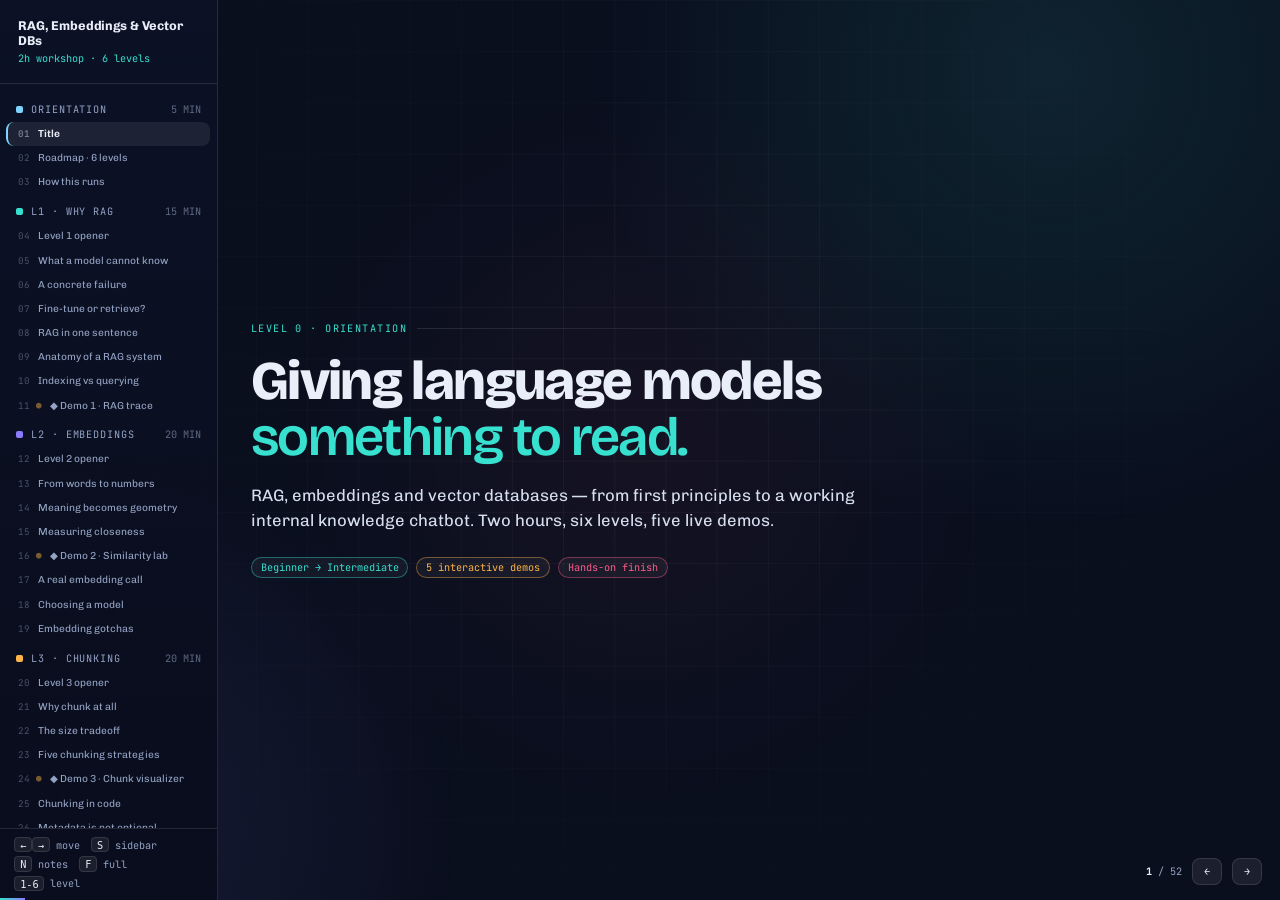
<file: rag-workshop.html>
<!DOCTYPE html>
<html lang="en">
<head>
<meta charset="utf-8">
<meta name="viewport" content="width=device-width, initial-scale=1">
<title>RAG, Embeddings &amp; Vector Databases — 2 Hour Workshop</title>
<link rel="preconnect" href="https://fonts.googleapis.com">
<link rel="preconnect" href="https://fonts.gstatic.com" crossorigin>
<link href="https://fonts.googleapis.com/css2?family=Bricolage+Grotesque:opsz,wght@12..96,500;12..96,700;12..96,800&family=Chivo:wght@400;500;700&family=JetBrains+Mono:wght@400;500;700&display=swap" rel="stylesheet">
<style>
/* ============ TOKENS ============ */
:root{
  --bg:#0a0f1e; --panel:rgba(255,255,255,.045); --panel2:rgba(255,255,255,.075);
  --ink:#e9eef9; --muted:#94a3c4;
  --cyan:#38e0cf; --amber:#ffb547; --pink:#ff5c8a; --violet:#8b7cff; --green:#5ddb8b;
  --line:rgba(255,255,255,.11); --sidebar-w:clamp(200px,17vw,268px);
  --title-size:clamp(1.6rem,4.4vw,3.4rem);
  --h2-size:clamp(1.15rem,2.5vw,2rem);
  --h3-size:clamp(.95rem,1.5vw,1.25rem);
  --body-size:clamp(.78rem,1.05vw,1.02rem);
  --small-size:clamp(.64rem,.8vw,.8rem);
  --code-size:clamp(.62rem,.86vw,.88rem);
  --pad:clamp(1rem,2.6vw,3rem); --gap:clamp(.5rem,1.4vw,1.4rem); --r:14px;
  --sans:'Chivo',ui-sans-serif,system-ui,-apple-system,'Segoe UI',sans-serif;
  --display:'Bricolage Grotesque','Chivo',ui-sans-serif,system-ui,sans-serif;
  --mono:'JetBrains Mono',ui-monospace,'SF Mono',Menlo,Consolas,monospace;
}
*{box-sizing:border-box;margin:0;padding:0}
html,body{height:100%;overflow:hidden}
body{background:var(--bg);color:var(--ink);font-family:var(--sans);-webkit-font-smoothing:antialiased;
  display:grid;grid-template-columns:var(--sidebar-w) 1fr;
  transition:grid-template-columns .3s cubic-bezier(.4,0,.2,1)}
body.nav-hidden{grid-template-columns:0 1fr}
body::before{content:"";position:fixed;inset:0;pointer-events:none;z-index:0;
  background:radial-gradient(60vw 60vw at 82% 8%,rgba(56,224,207,.10),transparent 60%),
             radial-gradient(50vw 50vw at 6% 92%,rgba(139,124,255,.11),transparent 60%),
             radial-gradient(40vw 40vw at 50% 50%,rgba(255,92,138,.05),transparent 70%)}
body::after{content:"";position:fixed;inset:0;pointer-events:none;z-index:0;opacity:.35;
  background-image:linear-gradient(var(--line) 1px,transparent 1px),linear-gradient(90deg,var(--line) 1px,transparent 1px);
  background-size:clamp(40px,4vw,64px) clamp(40px,4vw,64px);
  -webkit-mask-image:radial-gradient(circle at 50% 40%,#000 20%,transparent 78%);
  mask-image:radial-gradient(circle at 50% 40%,#000 20%,transparent 78%)}

/* ============ SIDEBAR ============ */
.sidebar{height:100dvh;z-index:20;min-width:0;overflow:hidden;
  background:linear-gradient(180deg,rgba(12,18,38,.96),rgba(9,13,28,.98));
  border-right:1px solid var(--line);display:flex;flex-direction:column}
body.nav-hidden .sidebar{border-right-color:transparent}
.brand{padding:clamp(.8rem,1.4vw,1.3rem);border-bottom:1px solid var(--line)}
.brand b{display:block;font-size:clamp(.8rem,1vw,.98rem);letter-spacing:-.01em}
.brand span{display:block;font-family:var(--mono);font-size:var(--small-size);color:var(--cyan);margin-top:.25rem}
.toc{flex:1;overflow-y:auto;overscroll-behavior:contain;padding:.5rem .4rem 1.2rem;scrollbar-width:thin}
.toc::-webkit-scrollbar{width:6px}
.toc::-webkit-scrollbar-thumb{background:var(--panel2);border-radius:3px}
.lvl-head{display:flex;align-items:center;gap:.5rem;padding:.7rem .6rem .35rem;font-family:var(--mono);
  font-size:var(--small-size);color:var(--muted);text-transform:uppercase;letter-spacing:.09em}
.lvl-head .dot{width:7px;height:7px;border-radius:2px;background:var(--c,var(--cyan));flex:0 0 auto}
.lvl-head .mins{margin-left:auto;opacity:.6;letter-spacing:0}
.toc a{display:flex;gap:.5rem;align-items:baseline;padding:.34rem .6rem;border-radius:8px;color:var(--muted);
  text-decoration:none;font-size:var(--small-size);line-height:1.3;border-left:2px solid transparent}
.toc a .n{font-family:var(--mono);opacity:.45;font-size:.9em;flex:0 0 auto}
.toc a:hover{background:var(--panel);color:var(--ink)}
.toc a.on{background:var(--panel2);color:var(--ink);border-left-color:var(--c,var(--cyan));font-weight:600}
.toc a.demo .n::after{content:" \25CF";color:var(--amber)}
.legend{padding:.6rem .9rem;border-top:1px solid var(--line);font-family:var(--mono);font-size:var(--small-size);
  color:var(--muted);display:flex;flex-wrap:wrap;gap:.4rem .7rem}
.legend kbd{background:var(--panel2);border:1px solid var(--line);border-radius:4px;padding:.05rem .3rem;color:var(--ink)}

/* ============ STAGE ============ */
.stage{flex:1;position:relative;height:100dvh;overflow:hidden;z-index:1}
.slide{position:absolute;inset:0;padding:var(--pad);display:none;flex-direction:column;
  justify-content:center;gap:var(--gap);overflow:hidden}
.slide.active{display:flex;animation:in .42s cubic-bezier(.2,.7,.3,1) both}
@keyframes in{from{opacity:0;transform:translateY(14px)}to{opacity:1;transform:none}}
.slide.active>*{animation:rise .5s cubic-bezier(.2,.7,.3,1) both}
.slide.active>*:nth-child(1){animation-delay:.04s}
.slide.active>*:nth-child(2){animation-delay:.10s}
.slide.active>*:nth-child(3){animation-delay:.16s}
.slide.active>*:nth-child(4){animation-delay:.22s}
.slide.active>*:nth-child(5){animation-delay:.28s}
@keyframes rise{from{opacity:0;transform:translateY(10px)}to{opacity:1;transform:none}}

/* ============ TYPE / BLOCKS ============ */
.eyebrow{font-family:var(--mono);font-size:var(--small-size);letter-spacing:.14em;text-transform:uppercase;
  color:var(--cyan);display:flex;align-items:center;gap:.6rem}
.eyebrow::after{content:"";height:1px;flex:1;background:linear-gradient(90deg,var(--line),transparent)}
h1,h2,h3{font-family:var(--display)}
h1{font-size:var(--title-size);line-height:1.03;letter-spacing:-.03em;font-weight:800}
h2{font-size:var(--h2-size);line-height:1.12;letter-spacing:-.02em;font-weight:700}
h3{font-size:var(--h3-size);line-height:1.2;font-weight:700}
p,li{font-size:var(--body-size);line-height:1.5;color:#cfd8ec}
.lead{font-size:clamp(.86rem,1.3vw,1.2rem);color:#d7dfef;max-width:62ch}
.muted{color:var(--muted)}
.mono{font-family:var(--mono)}
strong{color:#fff}
em.hl{font-style:normal;color:var(--cyan);font-weight:600}
ul.bullets{display:flex;flex-direction:column;gap:clamp(.3rem,.9vh,.7rem);list-style:none}
ul.bullets li{display:flex;gap:.6rem}
ul.bullets li::before{content:"\25B8";color:var(--cyan);flex:0 0 auto;font-size:.9em;line-height:1.6}
.card{background:var(--panel);border:1px solid var(--line);border-radius:var(--r);
  padding:clamp(.6rem,1.2vw,1.1rem);display:flex;flex-direction:column;gap:.35rem;min-width:0}
.card p{font-size:var(--small-size);color:var(--muted);line-height:1.45}
.card .ic{font-family:var(--mono);font-size:var(--small-size);color:var(--c,var(--cyan));letter-spacing:.08em}
.card.accent{border-color:color-mix(in srgb,var(--c,var(--cyan)) 45%,transparent);
  background:color-mix(in srgb,var(--c,var(--cyan)) 8%,var(--panel))}
.grid{display:grid;gap:var(--gap);grid-template-columns:repeat(auto-fit,minmax(min(100%,190px),1fr))}
.g2{display:grid;gap:var(--gap);grid-template-columns:1fr 1fr}
.g3{display:grid;gap:var(--gap);grid-template-columns:repeat(3,1fr)}
.split{display:grid;gap:calc(var(--gap)*1.4);grid-template-columns:1.05fr 1fr;align-items:center;min-height:0}
@media (max-width:860px){.g2,.g3,.split{grid-template-columns:1fr}}
.badge{display:inline-flex;align-items:center;gap:.4rem;font-family:var(--mono);font-size:var(--small-size);
  padding:.2rem .55rem;border-radius:999px;border:1px solid var(--line);background:var(--panel);color:var(--muted)}
.badge.cy{color:var(--cyan);border-color:color-mix(in srgb,var(--cyan) 40%,transparent)}
.badge.am{color:var(--amber);border-color:color-mix(in srgb,var(--amber) 40%,transparent)}
.badge.pk{color:var(--pink);border-color:color-mix(in srgb,var(--pink) 40%,transparent)}

pre{background:#070b16;border:1px solid var(--line);border-radius:12px;padding:clamp(.55rem,1vw,1rem);overflow:hidden}
pre code{font-family:var(--mono);font-size:var(--code-size);line-height:1.55;color:#d3ddf2;white-space:pre;display:block}
.k{color:var(--pink)}.s{color:var(--green)}.c{color:#6b7a9c;font-style:italic}.f{color:var(--cyan)}.nm{color:var(--amber)}
.filetab{font-family:var(--mono);font-size:var(--small-size);color:var(--muted);display:flex;gap:.5rem;align-items:center}
.filetab::before{content:"";width:8px;height:8px;border-radius:50%;background:var(--amber)}

.demo-box{border:1px dashed color-mix(in srgb,var(--amber) 55%,transparent);
  background:color-mix(in srgb,var(--amber) 7%,transparent);border-radius:var(--r);
  padding:clamp(.6rem,1.1vw,1rem);display:flex;flex-direction:column;gap:.4rem;min-height:0}
.demo-box .t{font-family:var(--mono);font-size:var(--small-size);color:var(--amber);letter-spacing:.1em;text-transform:uppercase}
.demo-box p{font-size:var(--small-size)}
.callout{border:1px solid color-mix(in srgb,var(--c,var(--cyan)) 32%,transparent);
  background:color-mix(in srgb,var(--c,var(--cyan)) 6%,var(--panel));border-radius:10px;padding:.6rem .9rem}
.callout .t{font-family:var(--mono);font-size:var(--small-size);color:var(--c,var(--cyan));letter-spacing:.08em;
  text-transform:uppercase;margin-bottom:.2rem;display:flex;align-items:center;gap:.4rem}
.callout .t::before{content:"";width:6px;height:6px;border-radius:50%;background:var(--c,var(--cyan));flex:0 0 auto}
.callout p{font-size:var(--small-size)}

table{width:100%;border-collapse:collapse;font-size:var(--small-size)}
th,td{text-align:left;padding:.4rem .55rem;border-bottom:1px solid var(--line);vertical-align:top}
th{font-family:var(--mono);color:var(--muted);text-transform:uppercase;letter-spacing:.07em;font-weight:500;font-size:.92em}
tr:last-child td{border-bottom:0}

.pipe{display:flex;align-items:stretch;gap:.4rem;flex-wrap:wrap}
.pipe .step{flex:1 1 0;min-width:86px;background:var(--panel);border:1px solid var(--line);border-radius:12px;
  padding:.55rem .5rem;display:flex;flex-direction:column;gap:.2rem;transition:.25s}
.pipe .step .num{font-family:var(--mono);font-size:.6rem;color:var(--c,var(--cyan));letter-spacing:.1em}
.pipe .step b{font-size:var(--small-size);line-height:1.2}
.pipe .step span.d{font-size:.62rem;color:var(--muted);line-height:1.3;font-family:var(--mono)}
.pipe .arw{align-self:center;color:var(--muted);font-size:.9rem}
.pipe .step.lit{border-color:var(--cyan);background:color-mix(in srgb,var(--cyan) 14%,var(--panel));
  box-shadow:0 0 0 1px var(--cyan),0 8px 26px -14px var(--cyan)}

.ctl{display:flex;gap:.5rem;flex-wrap:wrap;align-items:center}
button.btn{font-family:var(--mono);font-size:var(--small-size);background:var(--panel2);color:var(--ink);
  border:1px solid var(--line);border-radius:8px;padding:.35rem .7rem;cursor:pointer;transition:.15s}
button.btn:hover{border-color:var(--cyan);color:var(--cyan)}
button.btn.pri{background:var(--cyan);color:#04121a;border-color:var(--cyan);font-weight:700}
button.btn.pri:hover{filter:brightness(1.1);color:#04121a}
button.btn.on{background:color-mix(in srgb,var(--cyan) 22%,transparent);border-color:var(--cyan);color:var(--cyan)}
input[type=text]{font-family:var(--mono);font-size:var(--small-size);background:#070b16;border:1px solid var(--line);
  border-radius:8px;padding:.4rem .6rem;color:var(--ink);flex:1;min-width:140px}
input[type=text]:focus{outline:none;border-color:var(--cyan)}
input[type=range]{accent-color:var(--cyan);width:100%}
label.rng{display:flex;flex-direction:column;gap:.15rem;font-family:var(--mono);font-size:var(--small-size);color:var(--muted)}
label.rng b{color:var(--cyan)}
.sim-note{font-family:var(--mono);font-size:.62rem;color:var(--muted);opacity:.85}

.hud{position:fixed;right:clamp(.6rem,1.4vw,1.4rem);bottom:clamp(.5rem,1.2vw,1.1rem);z-index:30;
  display:flex;align-items:center;gap:.6rem;font-family:var(--mono);font-size:var(--small-size);color:var(--muted)}
.hud .idx b{color:var(--ink)}
.bar{position:fixed;left:0;bottom:0;height:2px;width:100%;
  background:linear-gradient(90deg,var(--cyan),var(--violet));
  z-index:40;transform:scaleX(0);transform-origin:left center;transition:transform .3s ease}
.notes{position:fixed;left:0;right:0;bottom:0;z-index:35;background:rgba(6,10,22,.97);border-top:1px solid var(--amber);
  padding:.7rem clamp(1rem,3vw,2.5rem);max-height:32vh;overflow-y:auto;transform:translateY(101%);
  transition:transform .25s ease;font-size:var(--small-size);line-height:1.55;color:#d7dfef}
body.notes-open .notes{transform:none}
.notes .t{font-family:var(--mono);color:var(--amber);font-size:.65rem;letter-spacing:.12em;text-transform:uppercase;margin-bottom:.3rem}
.navbtn{position:fixed;top:.6rem;left:.6rem;z-index:40;display:none}
body.nav-hidden .navbtn{display:block}
@media (max-width:760px){
  .sidebar{position:fixed;left:0;top:0;box-shadow:0 0 60px rgba(0,0,0,.6)}
  body:not(.nav-open) .sidebar{margin-left:calc(-1 * var(--sidebar-w))}
  body:not(.nav-open) .navbtn{display:block}
}
@media (max-height:620px){.legend,.sim-note{display:none}:root{--pad:clamp(.6rem,2vw,1.2rem);--gap:.5rem}}
/* Review mode. A 52-slide deck with code blocks and 3-column demos cannot fit a phone
   without gutting it, so below this breakpoint slides scroll instead of clipping content
   away invisibly. Presentation sizes (>=768px wide) still fit one viewport exactly. */
@media (max-width:760px),(max-height:430px){
  .slide{overflow:auto;justify-content:flex-start;-webkit-overflow-scrolling:touch}
  .slide::-webkit-scrollbar{width:5px}
  .slide::-webkit-scrollbar-thumb{background:var(--panel2);border-radius:3px}
  pre{overflow-x:auto}
  svg{max-width:100%}
  table{font-size:.66rem}
  .pipe .step{min-width:72px}
}
@media (prefers-reduced-motion:reduce){*,*::before,*::after{animation-duration:.01ms!important;transition-duration:.15s!important}}
</style>
</head>
<body>

<aside class="sidebar">
  <div class="brand">
    <b>RAG, Embeddings &amp; Vector DBs</b>
    <span>2h workshop &middot; 6 levels</span>
  </div>
  <nav class="toc" id="toc"></nav>
  <div class="legend">
    <span><kbd>&larr;</kbd><kbd>&rarr;</kbd> move</span><span><kbd>S</kbd> sidebar</span>
    <span><kbd>N</kbd> notes</span><span><kbd>F</kbd> full</span><span><kbd>1-6</kbd> level</span>
  </div>
</aside>

<button class="btn navbtn" id="navbtn">&#9776; Contents</button>

<main class="stage" id="stage">

<!-- ============ LEVEL 0 ============ -->
<section class="slide" data-level="0" data-title="Title"
  data-notes="Welcome. Set the frame: in two hours everyone will understand how a document becomes a vector, how retrieval finds it again, and will have seen an internal knowledge chatbot assembled piece by piece. Ask the room — who has shipped something with an LLM? Who has touched a vector DB? Calibrate depth from the hands you see.">
  <div class="eyebrow">Level 0 &middot; Orientation</div>
  <h1>Giving language models<br><em class="hl">something to read.</em></h1>
  <p class="lead">RAG, embeddings and vector databases — from first principles to a working internal knowledge chatbot. Two hours, six levels, five live demos.</p>
  <div class="ctl" style="margin-top:.4rem">
    <span class="badge cy">Beginner &rarr; Intermediate</span>
    <span class="badge am">5 interactive demos</span>
    <span class="badge pk">Hands-on finish</span>
  </div>
</section>

<section class="slide" data-level="0" data-title="Roadmap &middot; 6 levels"
  data-notes="Walk the ladder fast — do not teach here. The point is that every level answers exactly one question and depends on the level before it. Tell them the timings are real and you intend to keep them.">
  <div class="eyebrow">The ladder</div>
  <h2>Six levels, each answering one question</h2>
  <div class="grid">
    <div class="card accent" style="--c:var(--cyan)"><span class="ic">LEVEL 1 &middot; 15 min</span><h3>Why RAG?</h3><p>What a model cannot know, and the two ways to fix it.</p></div>
    <div class="card accent" style="--c:var(--violet)"><span class="ic">LEVEL 2 &middot; 20 min</span><h3>Embeddings</h3><p>How meaning becomes coordinates you can measure.</p></div>
    <div class="card accent" style="--c:var(--amber)"><span class="ic">LEVEL 3 &middot; 20 min</span><h3>Chunking</h3><p>Cutting documents so retrieval has a fair chance.</p></div>
    <div class="card accent" style="--c:var(--green)"><span class="ic">LEVEL 4 &middot; 20 min</span><h3>Vector DBs</h3><p>Pinecone, Weaviate, pgvector — storage and search.</p></div>
    <div class="card accent" style="--c:var(--pink)"><span class="ic">LEVEL 5 &middot; 20 min</span><h3>Retrieval</h3><p>Hybrid search, reranking, prompt assembly.</p></div>
    <div class="card accent" style="--c:#7fd4ff"><span class="ic">LEVEL 6 &middot; 20 min</span><h3>Build it</h3><p>The internal knowledge chatbot, end to end.</p></div>
  </div>
</section>

<section class="slide" data-level="0" data-title="How this runs"
  data-notes="Explain the three markers so nothing surprises them. Amber dashed box = stop and watch, or click. The dot in the sidebar marks demo slides. Say explicitly that questions mid-flight are welcome — this is a workshop, not a keynote.">
  <div class="eyebrow">Ground rules</div>
  <h2>How to read this deck</h2>
  <div class="split">
    <ul class="bullets">
      <li><strong>Levels build.</strong> Nothing in level 4 lands without level 2. If you are lost, say so immediately.</li>
      <li><strong>Amber boxes are demos.</strong> Some run right here in the browser; some I run in a terminal.</li>
      <li><strong>Code is real but trimmed.</strong> Imports and error handling are cut for legibility, not because they are optional.</li>
      <li><strong>Interrupt me.</strong> A confused question now saves twenty minutes later.</li>
    </ul>
    <div style="display:flex;flex-direction:column;gap:var(--gap)">
      <div class="demo-box"><span class="t">&#9670; Demo</span><p>A box like this means something happens on screen. Interactive ones have buttons — click them.</p></div>
      <div class="callout" style="--c:var(--pink)"><div class="t">Gotcha</div><p>Pink callouts are the mistakes that cost people a weekend. Screenshot these.</p></div>
    </div>
  </div>
</section>
<!-- ============ LEVEL 1 ============ -->
<section class="slide" data-level="1" data-title="Level 1 opener"
  data-notes="Breath point. Say what changes in this level: they arrive knowing an LLM is a chat box, they leave knowing it is a function with a fixed memory that you can hand notes to. Do not mention embeddings yet, that is level 2.">
  <div class="eyebrow">Level 1 &middot; 15 minutes</div>
  <div style="display:flex;align-items:baseline;gap:clamp(.8rem,2vw,2rem);flex-wrap:wrap">
    <span style="font-family:var(--mono);font-size:clamp(3rem,11vw,9rem);line-height:.8;color:var(--cyan);opacity:.28;font-weight:700">01</span>
    <div>
      <h1>Why RAG<br>exists at all.</h1>
      <p class="lead" style="margin-top:.6rem">Before we touch a vector, we need to be precise about the problem. What exactly does a language model not know, and why is retraining it the wrong reflex?</p>
    </div>
  </div>
</section>

<section class="slide" data-level="1" data-title="What a model cannot know"
  data-notes="Three failure modes, and be concrete on each. Cutoff: it has never read anything after training. Private data: your Confluence was never in the training set and never will be. Confabulation: the model has no signal that separates knowing from guessing, so it produces fluent text either way. That third one is the dangerous one because the output looks identical to a correct answer.">
  <div class="eyebrow">The problem</div>
  <h2>Three things your model genuinely cannot know</h2>
  <div class="g3">
    <div class="card accent" style="--c:var(--amber)">
      <span class="ic">01 &middot; TIME</span><h3>Anything recent</h3>
      <p>Training stopped on a date. Yesterday's incident report, this morning's price change, last week's policy update: all invisible.</p>
    </div>
    <div class="card accent" style="--c:var(--pink)">
      <span class="ic">02 &middot; ACCESS</span><h3>Anything private</h3>
      <p>Your wiki, your tickets, your contracts, your codebase. None of it was in the training data, and you would not want it to be.</p>
    </div>
    <div class="card accent" style="--c:var(--violet)">
      <span class="ic">03 &middot; SELF-DOUBT</span><h3>That it does not know</h3>
      <p>A model produces fluent text whether or not it has the facts. Confidence is not correlated with correctness.</p>
    </div>
  </div>
  <div class="callout" style="--c:var(--cyan)">
    <div class="t">The reframe</div>
    <p>A language model is not a database. It is a <strong>reasoning engine with a frozen, lossy memory</strong>. RAG stops asking it to remember and starts giving it something to read.</p>
  </div>
</section>

<section class="slide" data-level="1" data-title="A concrete failure"
  data-notes="Read the bad answer out loud in a confident voice. That is the point: it scans as authoritative. Ask the room what is wrong with it. Someone will say the number is invented. Then ask the sharper question: how would you have known, if you did not already know the real policy? You would not. That is why we retrieve.">
  <div class="eyebrow">Watch it fail</div>
  <h2>The failure looks exactly like a success</h2>
  <div class="g2">
    <div class="card" style="border-color:color-mix(in srgb,var(--pink) 40%,transparent)">
      <span class="ic" style="--c:var(--pink)">WITHOUT RETRIEVAL</span>
      <p class="mono" style="color:var(--muted);font-size:var(--small-size)">USER: How many annual leave days do I get?</p>
      <p style="border-top:1px solid var(--line);padding-top:.5rem;margin-top:.2rem">You are entitled to <strong style="color:var(--pink)">20 days</strong> of paid annual leave per year, with the option to carry over up to 10 unused days.</p>
      <p class="mono" style="color:var(--pink);font-size:.62rem">&#9888; Fluent. Specific. Entirely invented.</p>
    </div>
    <div class="card" style="border-color:color-mix(in srgb,var(--green) 40%,transparent)">
      <span class="ic" style="--c:var(--green)">WITH RETRIEVAL</span>
      <p class="mono" style="color:var(--muted);font-size:var(--small-size)">USER: How many annual leave days do I get?</p>
      <p style="border-top:1px solid var(--line);padding-top:.5rem;margin-top:.2rem">You get <strong style="color:var(--green)">24 days</strong> of paid annual leave, accruing monthly. Up to 5 unused days carry into the next year.</p>
      <p class="mono" style="color:var(--green);font-size:.62rem">&#10003; Grounded in HR-Policy.pdf &sect;4.1, and citable.</p>
    </div>
  </div>
  <p class="lead">The second answer is not from a smarter model. It is the same model, handed the right paragraph.</p>
</section>

<section class="slide" data-level="1" data-title="Fine-tune or retrieve?"
  data-notes="This table is the slide people photograph. The one-liner to land: fine-tuning teaches form, retrieval supplies facts. Most internal knowledge projects that reached for fine-tuning wanted retrieval. Mention that the two compose, they are not rivals, but you almost always start with retrieval because it is cheaper to build and cheaper to be wrong about.">
  <div class="eyebrow">The fork in the road</div>
  <h2>Two ways to give a model knowledge</h2>
  <table>
    <tr><th></th><th style="color:var(--violet)">Fine-tuning</th><th style="color:var(--cyan)">RAG</th></tr>
    <tr><td><strong>What it changes</strong></td><td>The model weights</td><td>The prompt, at query time</td></tr>
    <tr><td><strong>Good at</strong></td><td>Style, format, tone, task shape</td><td>Facts, recency, private documents</td></tr>
    <tr><td><strong>Update cost</strong></td><td>Retrain and redeploy</td><td>Write one row to a database</td></tr>
    <tr><td><strong>Freshness</strong></td><td>Stale the day it ships</td><td>As fresh as your last sync</td></tr>
    <tr><td><strong>Citations</strong></td><td>Impossible</td><td>Built in, you know the source</td></tr>
    <tr><td><strong>Access control</strong></td><td>Baked in for everyone</td><td>Filter per user at query time</td></tr>
  </table>
  <div class="callout" style="--c:var(--amber)">
    <div class="t">Rule of thumb</div>
    <p>Fine-tuning teaches the model <strong>how to speak</strong>. Retrieval tells it <strong>what is true right now</strong>. If your complaint is "it does not know our stuff", you want retrieval.</p>
  </div>
</section>

<section class="slide" data-level="1" data-title="RAG in one sentence"
  data-notes="Give them the sentence, then the metaphor, then make the metaphor do work. Closed book: the student recites from memory and bluffs the gaps. Open book: the student still has to reason and write the answer, but the facts come off the page. Then the punchline that sets up the next three levels: the entire engineering problem of RAG is choosing which page to open. That single line justifies levels 2, 3 and 4.">
  <div class="eyebrow">The definition</div>
  <h2>Retrieval-Augmented Generation</h2>
  <p class="lead" style="font-size:clamp(1rem,1.9vw,1.6rem);color:var(--ink)">
    Find the <em class="hl">few passages</em> most likely to answer the question, paste them into the prompt, and ask the model to answer <em class="hl">using only those</em>.
  </p>
  <div class="g2">
    <div class="card"><span class="ic" style="--c:var(--pink)">CLOSED BOOK</span><h3>Plain LLM</h3><p>Recites from memory. Fills gaps with plausible invention. No way to check the work.</p></div>
    <div class="card"><span class="ic" style="--c:var(--green)">OPEN BOOK</span><h3>RAG</h3><p>Still reasons and writes, but reads the facts off the page. You can check every claim.</p></div>
  </div>
  <div class="callout" style="--c:var(--cyan)">
    <div class="t">Where the engineering lives</div>
    <p>The model was never the hard part. <strong>Choosing which page to open is the hard part.</strong> Levels 2 to 5 are entirely about that choice.</p>
  </div>
</section>

<section class="slide" data-level="1" data-title="Anatomy of a RAG system"
  data-notes="Point at each box and name it in one breath. Emphasise that boxes 1 to 3 happen long before any user shows up, and boxes 4 to 8 happen in a few hundred milliseconds while they wait. Tell them we will spend a level on each of the boxes with a coloured label.">
  <div class="eyebrow">The whole machine</div>
  <h2>Eight boxes, and that is the entire architecture</h2>
  <div class="pipe">
    <div class="step" style="--c:var(--amber)"><span class="num">01</span><b>Load</b><span class="d">PDF, wiki, tickets</span></div>
    <div class="step" style="--c:var(--amber)"><span class="num">02</span><b>Chunk</b><span class="d">L3</span></div>
    <div class="step" style="--c:var(--violet)"><span class="num">03</span><b>Embed</b><span class="d">L2</span></div>
    <div class="step" style="--c:var(--green)"><span class="num">04</span><b>Index</b><span class="d">L4</span></div>
  </div>
  <div class="pipe">
    <div class="step" style="--c:var(--violet)"><span class="num">05</span><b>Embed query</b><span class="d">L2</span></div>
    <div class="step" style="--c:var(--pink)"><span class="num">06</span><b>Search</b><span class="d">L5</span></div>
    <div class="step" style="--c:var(--pink)"><span class="num">07</span><b>Rerank</b><span class="d">L5</span></div>
    <div class="step" style="--c:var(--cyan)"><span class="num">08</span><b>Generate</b><span class="d">L6</span></div>
  </div>
  <p class="muted" style="font-size:var(--small-size)">Top row runs on a schedule, with no user waiting. Bottom row runs while the user watches a cursor blink.</p>
</section>

<section class="slide" data-level="1" data-title="Indexing vs querying"
  data-notes="This distinction prevents a very common beginner bug: calling the embedding API on the whole corpus inside the request handler. Say it plainly. Indexing is a batch job you run on a schedule or a webhook. Querying is a hot path with a latency budget. Different code, different machines, different failure modes. The one thing they share is the embedding model, and it must be byte-identical on both sides.">
  <div class="eyebrow">Two clocks</div>
  <h2>Indexing is a batch job. Querying is a hot path.</h2>
  <div class="g2">
    <div class="card accent" style="--c:var(--amber)">
      <span class="ic">OFFLINE &middot; INDEXING</span><h3>Runs on a schedule</h3>
      <ul class="bullets" style="margin-top:.3rem">
        <li>Minutes to hours is fine</li>
        <li>Costs money once per document</li>
        <li>Triggered by cron, webhook or a manual resync</li>
        <li>Failure means stale answers, not a broken page</li>
      </ul>
    </div>
    <div class="card accent" style="--c:var(--cyan)">
      <span class="ic">ONLINE &middot; QUERYING</span><h3>Runs while they wait</h3>
      <ul class="bullets" style="margin-top:.3rem">
        <li>Budget is a few hundred milliseconds</li>
        <li>Costs money once per question</li>
        <li>Triggered by a user pressing Enter</li>
        <li>Failure means a visibly broken product</li>
      </ul>
    </div>
  </div>
  <div class="callout" style="--c:var(--pink)">
    <div class="t">Gotcha</div>
    <p>The two paths must use the <strong>same embedding model</strong>. Index with one model and query with another and your similarity scores become noise. Pin the model name and dimension in config, never as a default argument.</p>
  </div>
</section>

<section class="slide" data-level="1" data-demo data-demo-init="initRagTrace" data-title="&#9670; Demo 1 &middot; RAG trace"
  data-notes="Drive this with the Step button and narrate. Stage 2: point out the vector is just numbers, and that we will not explain them until level 2. Stage 3: point out chunk 4 scores well on wording but is about sick leave, which foreshadows reranking in level 5. Stage 5: show that the prompt is plain text, nothing magic. Stage 6: the answer quotes a number that appears verbatim in the retrieved chunk, and that is what grounded means. Take questions here before moving to level 2.">
  <div class="eyebrow">Demo 1 &middot; Interactive</div>
  <h2>One question, traced end to end</h2>
  <div class="pipe" id="rt-pipe"></div>
  <div class="demo-box" style="flex:1;min-height:0;justify-content:flex-start">
    <span class="t" id="rt-stage">Stage 1 of 6</span>
    <div id="rt-body" style="min-height:0;overflow:hidden"></div>
  </div>
  <div class="ctl">
    <button class="btn pri" id="rt-next">Step &rarr;</button>
    <button class="btn" id="rt-reset">Reset</button>
    <span class="sim-note">Vectors and scores below are illustrative fixtures, not live API output.</span>
  </div>
</section>

<script>
window.initRagTrace = function(root){
  const STAGES = [
    { name:"Query arrives", lit:[],
      html:'<p class="mono" style="color:var(--cyan)">"How many vacation days do I get?"</p>'
        +'<p class="muted" style="font-size:var(--small-size);margin-top:.4rem">Plain text from the user. Note the word <strong>vacation</strong>. The handbook never uses it, it says <strong>annual leave</strong>. Remember this in level 5.</p>' },
    { name:"Embed the query", lit:[0],
      html:'<p class="muted" style="font-size:var(--small-size)">The same embedding model that indexed the documents converts the question into one vector.</p>'
        +'<pre style="margin-top:.4rem"><code>model  = <span class="s">"text-embedding-3-small"</span>\ndims   = <span class="nm">1536</span>\nvector = [<span class="nm">0.031</span>, <span class="nm">-0.118</span>, <span class="nm">0.442</span>, <span class="nm">0.007</span>, <span class="nm">-0.256</span>, ... ]</code></pre>' },
    { name:"Search the index", lit:[1],
      html:'<p class="muted" style="font-size:var(--small-size)">Compare that vector against every stored chunk vector. Keep the closest few.</p>'
        +'<table style="margin-top:.3rem"><tr><th>Score</th><th>Chunk</th><th>Source</th></tr>'
        +'<tr><td class="mono" style="color:var(--green)">0.89</td><td>Employees get 24 days of paid annual leave per year, accruing monthly.</td><td class="mono muted">HR &sect;4.1</td></tr>'
        +'<tr><td class="mono" style="color:var(--green)">0.81</td><td>Unused annual leave carries over to the next year, up to 5 days.</td><td class="mono muted">HR &sect;4.2</td></tr>'
        +'<tr><td class="mono" style="color:var(--amber)">0.62</td><td>Sick leave requires a doctor note after 3 consecutive days.</td><td class="mono muted">HR &sect;4.7</td></tr></table>' },
    { name:"Rerank and trim", lit:[2],
      html:'<p class="muted" style="font-size:var(--small-size)">A second, slower model rescores the candidates by actually reading them against the question. The sick-leave chunk is dropped.</p>'
        +'<div class="g2" style="margin-top:.4rem">'
        +'<div class="card" style="border-color:color-mix(in srgb,var(--green) 40%,transparent)"><span class="ic" style="--c:var(--green)">KEPT &middot; 2</span><p>&sect;4.1 annual leave entitlement<br>&sect;4.2 carry-over rules</p></div>'
        +'<div class="card" style="border-color:color-mix(in srgb,var(--pink) 40%,transparent)"><span class="ic" style="--c:var(--pink)">DROPPED &middot; 1</span><p>&sect;4.7 sick leave. Similar wording, wrong topic.</p></div></div>' },
    { name:"Assemble the prompt", lit:[3],
      html:'<pre><code><span class="c"># system</span>\nAnswer using ONLY the context. If it is not there, say so.\nCite the section for every claim.\n\n<span class="c"># context</span>\n[HR &sect;4.1] Employees get 24 days of paid annual leave...\n[HR &sect;4.2] Unused annual leave carries over, up to 5 days.\n\n<span class="c"># user</span>\nHow many vacation days do I get?</code></pre>' },
    { name:"Generate the answer", lit:[4],
      html:'<p style="color:var(--ink)">You get <strong style="color:var(--green)">24 days</strong> of paid annual leave per year, accruing monthly. Up to <strong style="color:var(--green)">5</strong> unused days carry into the next year.</p>'
        +'<p class="mono" style="font-size:.62rem;color:var(--muted);margin-top:.4rem">Sources: HR &sect;4.1, HR &sect;4.2</p>'
        +'<p class="muted" style="font-size:var(--small-size);margin-top:.4rem">Every number in that sentence appears verbatim in the retrieved text. That is what <strong>grounded</strong> means, and it is checkable.</p>' }
  ];
  const NAMES = ["Query","Embed","Search","Rerank","Prompt","Answer"];
  const pipe = root.querySelector('#rt-pipe');
  pipe.innerHTML = NAMES.map((n,i)=>
    '<div class="step" data-i="'+i+'"><span class="num">0'+(i+1)+'</span><b>'+n+'</b></div>').join('');
  const steps = [...pipe.querySelectorAll('.step')];
  let at = 0;
  function render(){
    const s = STAGES[at];
    steps.forEach((el,i)=>el.classList.toggle('lit', i<=at));
    root.querySelector('#rt-stage').textContent = 'Stage '+(at+1)+' of 6 · '+s.name;
    root.querySelector('#rt-body').innerHTML = s.html;
    root.querySelector('#rt-next').textContent = at===STAGES.length-1 ? 'Done' : 'Step →';
    root.querySelector('#rt-next').disabled = at===STAGES.length-1;
  }
  root.querySelector('#rt-next').onclick = ()=>{ if(at<STAGES.length-1){at++;render();} };
  root.querySelector('#rt-reset').onclick = ()=>{ at=0; render(); };
  steps.forEach((el,i)=>el.onclick=()=>{ at=i; render(); });
  render();
};
</script>
<!-- ============ LEVEL 2 ============ -->
<section class="slide" data-level="2" data-title="Level 2 opener"
  data-notes="This is the conceptual heart of the whole session. If they only understand one level deeply, make it this one. Promise them that by the end of the level the phrase semantic search will stop being marketing language and start being arithmetic.">
  <div class="eyebrow">Level 2 &middot; 20 minutes</div>
  <div style="display:flex;align-items:baseline;gap:clamp(.8rem,2vw,2rem);flex-wrap:wrap">
    <span style="font-family:var(--mono);font-size:clamp(3rem,11vw,9rem);line-height:.8;color:var(--violet);opacity:.28;font-weight:700">02</span>
    <div>
      <h1>Embeddings:<br>meaning as <em class="hl">coordinates</em>.</h1>
      <p class="lead" style="margin-top:.6rem">By the end of this level, "semantic search" stops being a marketing phrase and becomes arithmetic you could do on paper.</p>
    </div>
  </div>
</section>

<section class="slide" data-level="2" data-title="From words to numbers"
  data-notes="Start with the naive approach so the clever one has something to beat. One-hot: every word is its own dimension, all pairs equally distant, dog and puppy no closer than dog and mortgage. Useless for meaning. Then the move: learn a small dense vector per piece of text such that things used in similar contexts land in similar places. Do not explain how they are trained, that is a different course. What matters is the property they end up with.">
  <div class="eyebrow">The representation problem</div>
  <h2>Computers compare numbers, not meaning</h2>
  <div class="g2">
    <div class="card" style="border-color:color-mix(in srgb,var(--pink) 40%,transparent)">
      <span class="ic" style="--c:var(--pink)">NAIVE &middot; ONE-HOT</span>
      <pre style="margin-top:.3rem"><code>dog      = [<span class="nm">1</span>,<span class="nm">0</span>,<span class="nm">0</span>,<span class="nm">0</span>]
puppy    = [<span class="nm">0</span>,<span class="nm">1</span>,<span class="nm">0</span>,<span class="nm">0</span>]
mortgage = [<span class="nm">0</span>,<span class="nm">0</span>,<span class="nm">1</span>,<span class="nm">0</span>]</code></pre>
      <p>Every word is equally far from every other word. <strong>dog</strong> is no closer to <strong>puppy</strong> than to <strong>mortgage</strong>. Meaning is nowhere in this.</p>
    </div>
    <div class="card" style="border-color:color-mix(in srgb,var(--violet) 45%,transparent)">
      <span class="ic" style="--c:var(--violet)">LEARNED &middot; EMBEDDING</span>
      <pre style="margin-top:.3rem"><code>dog      = [<span class="nm">0.82</span>, <span class="nm">0.40</span>]
puppy    = [<span class="nm">0.86</span>, <span class="nm">0.33</span>]
mortgage = [<span class="nm">-0.92</span>,<span class="nm">-0.22</span>]</code></pre>
      <p>Trained so that text appearing in similar contexts lands in similar positions. Now <strong>closeness means relatedness</strong>, and closeness is measurable.</p>
    </div>
  </div>
  <p class="lead">An embedding model is a function: text in, a fixed-length list of floats out. Same text always gives the same vector.</p>
</section>

<section class="slide" data-level="2" data-title="Meaning becomes geometry"
  data-notes="Walk the four clusters. Then make the key observation: nobody labelled these categories. The clustering fell out of training on how words co-occur. This is why retrieval can match vacation to annual leave without a synonym list, which is the single most important practical consequence of the entire level.">
  <div class="eyebrow">The payoff</div>
  <h2>Related text clusters. Nobody labelled the clusters.</h2>
  <div class="split">
    <svg viewBox="0 0 200 200" style="width:100%;max-height:48vh" role="img" aria-label="Scatter plot showing four semantic clusters">
      <defs><radialGradient id="gl"><stop offset="0%" stop-color="#38e0cf" stop-opacity=".35"/><stop offset="100%" stop-color="#38e0cf" stop-opacity="0"/></radialGradient></defs>
      <line x1="100" y1="8" x2="100" y2="192" stroke="rgba(255,255,255,.12)"/>
      <line x1="8" y1="100" x2="192" y2="100" stroke="rgba(255,255,255,.12)"/>
      <circle cx="170" cy="66" r="34" fill="url(#gl)"/>
      <g font-family="JetBrains Mono, monospace" font-size="7">
        <g fill="#38e0cf"><circle cx="170" cy="66" r="2.6"/><text x="175" y="62">dog</text>
          <circle cx="173" cy="72" r="2.6"/><text x="178" y="79">puppy</text>
          <circle cx="164" cy="56" r="2.6"/><text x="147" y="50">cat</text></g>
        <g fill="#ffb547"><circle cx="70" cy="25" r="2.6"/><text x="75" y="22">car</text>
          <circle cx="62" cy="30" r="2.6"/><text x="30" y="28">truck</text>
          <circle cx="53" cy="36" r="2.6"/><text x="16" y="41">engine</text></g>
        <g fill="#ff5c8a"><circle cx="25" cy="126" r="2.6"/><text x="30" y="124">loan</text>
          <circle cx="22" cy="119" r="2.6"/><text x="27" y="114">mortgage</text>
          <circle cx="28" cy="138" r="2.6"/><text x="33" y="142">invoice</text></g>
        <g fill="#5ddb8b"><circle cx="117" cy="178" r="2.6"/><text x="122" y="176">river</text>
          <circle cx="124" cy="175" r="2.6"/><text x="129" y="184">stream</text></g>
      </g>
    </svg>
    <div style="display:flex;flex-direction:column;gap:var(--gap)">
      <ul class="bullets">
        <li><strong>Pets</strong> upper right, <strong>vehicles</strong> upper left, <strong>finance</strong> lower left, <strong>water</strong> below.</li>
        <li>No human wrote these categories. They emerged from how the words are used.</li>
        <li>This is why a search for <em class="hl">vacation</em> can find a paragraph that only says <em class="hl">annual leave</em>.</li>
      </ul>
      <div class="callout" style="--c:var(--amber)">
        <div class="t">Honest caveat</div>
        <p>Real embeddings have 768 to 3072 dimensions, not 2. This picture is a flattened shadow of a space you cannot draw. The <em>property</em> it shows is real.</p>
      </div>
    </div>
  </div>
</section>

<section class="slide" data-level="2" data-title="Measuring closeness"
  data-notes="Do the arithmetic on the board if the room is comfortable with it. Cosine similarity is the dot product of two unit vectors, so it is literally sum of products. Range minus one to one. In practice with modern text embedding models you see roughly 0.0 to 1.0 because the vectors occupy a narrow cone. The practical instruction: normalise once at write time, then similarity is a dot product and it is very fast.">
  <div class="eyebrow">The arithmetic</div>
  <h2>Cosine similarity: the angle, not the distance</h2>
  <div class="g2">
    <div style="display:flex;flex-direction:column;gap:var(--gap)">
      <pre><code><span class="k">def</span> <span class="f">cosine</span>(a, b):
    dot  = <span class="f">sum</span>(x*y <span class="k">for</span> x,y <span class="k">in</span> <span class="f">zip</span>(a,b))
    <span class="k">return</span> dot / (<span class="f">norm</span>(a) * <span class="f">norm</span>(b))

<span class="c"># if vectors are already unit length:</span>
<span class="k">def</span> <span class="f">cosine_fast</span>(a, b):
    <span class="k">return</span> <span class="f">sum</span>(x*y <span class="k">for</span> x,y <span class="k">in</span> <span class="f">zip</span>(a,b))</code></pre>
      <div class="callout" style="--c:var(--cyan)">
        <div class="t">Why cosine and not distance</div>
        <p>Cosine ignores vector length, so a two-line note and a two-page memo about the same topic still score as similar. Euclidean distance would penalise the longer one.</p>
      </div>
    </div>
    <div style="display:flex;flex-direction:column;gap:.5rem">
      <table>
        <tr><th>Score</th><th>Reading</th></tr>
        <tr><td class="mono" style="color:var(--green)">0.95 to 1.00</td><td>Near duplicate. Often the same sentence reworded.</td></tr>
        <tr><td class="mono" style="color:var(--green)">0.80 to 0.95</td><td>Strongly related. This is your retrieval target zone.</td></tr>
        <tr><td class="mono" style="color:var(--amber)">0.60 to 0.80</td><td>Same topic area. Useful, sometimes noise.</td></tr>
        <tr><td class="mono" style="color:var(--muted)">below 0.60</td><td>Probably unrelated for most corpora.</td></tr>
      </table>
      <div class="callout" style="--c:var(--pink)">
        <div class="t">Gotcha</div>
        <p>These bands are <strong>corpus and model specific</strong>. Never hardcode a similarity threshold from a blog post. Measure it on your own data with your own questions.</p>
      </div>
    </div>
  </div>
</section>

<section class="slide" data-level="2" data-demo data-demo-init="initSimLab" data-title="&#9670; Demo 2 &middot; Similarity lab"
  data-notes="Hand this one to the room. Ask someone to predict a score before you click. Run dog versus puppy for a high score, then dog versus car for near zero, then loan versus river for a negative score. Use the negative result to be honest: in a real 1536-dimension model you rarely see negatives because the vectors sit in a narrow cone. The lesson that survives the simplification is that the number falls as topics diverge, monotonically and mechanically.">
  <div class="eyebrow">Demo 2 &middot; Interactive</div>
  <h2>Click two words. Watch the number.</h2>
  <div class="split" style="align-items:stretch">
    <svg viewBox="0 0 200 200" id="sl-svg" style="width:100%;max-height:44vh;cursor:pointer" role="img" aria-label="Interactive word vector plot"></svg>
    <div style="display:flex;flex-direction:column;gap:.6rem;justify-content:center;min-width:0">
      <div class="ctl">
        <button class="btn" data-pair="dog,puppy">dog / puppy</button>
        <button class="btn" data-pair="dog,car">dog / car</button>
        <button class="btn" data-pair="river,stream">river / stream</button>
        <button class="btn" data-pair="loan,river">loan / river</button>
      </div>
      <div class="card" style="gap:.5rem">
        <span class="ic" style="--c:var(--violet)">COSINE SIMILARITY</span>
        <div class="mono" id="sl-score" style="font-size:clamp(1.8rem,5vw,3.4rem);line-height:1;color:var(--cyan)">&mdash;</div>
        <div style="height:8px;background:var(--panel2);border-radius:4px;overflow:hidden">
          <div id="sl-bar" style="height:100%;width:0;background:linear-gradient(90deg,var(--violet),var(--cyan));transition:transform .3s ease"></div>
        </div>
        <p id="sl-read" style="font-size:var(--small-size)">Pick two words from the plot, or use a preset.</p>
        <div class="mono" id="sl-math" style="font-size:.62rem;color:var(--muted)"></div>
      </div>
      <span class="sim-note">Toy 2D space, hand placed for teaching. Real models use 768 to 3072 dimensions.</span>
    </div>
  </div>
</section>

<script>
window.initSimLab = function(root){
  const RAW = {
    dog:[.82,.40], puppy:[.86,.33], cat:[.75,.52], kitten:[.78,.58],
    car:[-.35,.88], truck:[-.45,.83], engine:[-.55,.75],
    loan:[-.88,-.30], mortgage:[-.92,-.22], invoice:[-.85,-.45],
    river:[.20,-.92], stream:[.28,-.88]
  };
  const GROUP = {dog:0,puppy:0,cat:0,kitten:0,car:1,truck:1,engine:1,loan:2,mortgage:2,invoice:2,river:3,stream:3};
  const COL = ["#38e0cf","#ffb547","#ff5c8a","#5ddb8b"];
  const V = {};
  for(const [w,v] of Object.entries(RAW)){
    const n = Math.hypot(v[0],v[1]);
    V[w] = [v[0]/n, v[1]/n];
  }
  const sx = x => 100 + x*80, sy = y => 100 - y*80;
  const svg = root.querySelector('#sl-svg');
  let sel = [];

  function draw(){
    let s = '<line x1="100" y1="10" x2="100" y2="190" stroke="rgba(255,255,255,.10)"/>'
          + '<line x1="10" y1="100" x2="190" y2="100" stroke="rgba(255,255,255,.10)"/>'
          + '<circle cx="100" cy="100" r="80" fill="none" stroke="rgba(255,255,255,.07)" stroke-dasharray="2 3"/>';
    sel.forEach(w=>{
      s += '<line x1="100" y1="100" x2="'+sx(V[w][0])+'" y2="'+sy(V[w][1])+'" stroke="'+COL[GROUP[w]]+'" stroke-width="1.4" opacity=".9"/>';
    });
    if(sel.length===2){
      const mid = 26;
      const a0=Math.atan2(-V[sel[0]][1],V[sel[0]][0]), a1=Math.atan2(-V[sel[1]][1],V[sel[1]][0]);
      s += '<path d="M '+(100+mid*Math.cos(a0))+' '+(100+mid*Math.sin(a0))
         + ' A '+mid+' '+mid+' 0 0 '+(((a1-a0+2*Math.PI)%(2*Math.PI))>Math.PI?0:1)+' '
         + (100+mid*Math.cos(a1))+' '+(100+mid*Math.sin(a1))+'" fill="none" stroke="#e9eef9" stroke-width="1" opacity=".55"/>';
    }
    for(const w of Object.keys(V)){
      const on = sel.includes(w);
      const cx = sx(V[w][0]), cy = sy(V[w][1]);
      s += '<g data-w="'+w+'" style="cursor:pointer">'
        + '<circle cx="'+cx+'" cy="'+cy+'" r="'+(on?4:2.6)+'" fill="'+COL[GROUP[w]]+'" '+(on?'stroke="#fff" stroke-width="1"':'opacity=".8"')+'/>'
        + '<text x="'+(cx>100?cx+5:cx-5)+'" y="'+(cy+2.5)+'" text-anchor="'+(cx>100?'start':'end')+'" '
        + 'font-family="JetBrains Mono, monospace" font-size="6.5" fill="'+(on?'#fff':'#94a3c4')+'">'+w+'</text></g>';
    }
    svg.innerHTML = s;
  }

  function update(){
    const scoreEl=root.querySelector('#sl-score'), barEl=root.querySelector('#sl-bar'),
          readEl=root.querySelector('#sl-read'), mathEl=root.querySelector('#sl-math');
    if(sel.length<2){
      scoreEl.textContent='—'; barEl.style.transform='scaleX(0)';
      readEl.textContent = sel.length===1 ? 'Selected '+sel[0]+'. Pick one more.' : 'Pick two words from the plot, or use a preset.';
      mathEl.textContent=''; return;
    }
    const [a,b]=sel, va=V[a], vb=V[b];
    const dot = va[0]*vb[0]+va[1]*vb[1];
    scoreEl.textContent = dot.toFixed(3);
    scoreEl.style.color = dot>.8?'#5ddb8b':dot>.5?'#38e0cf':dot>.1?'#ffb547':'#ff5c8a';
    barEl.style.transformOrigin='left center';
    barEl.style.width='100%';
    barEl.style.transform='scaleX('+((dot+1)/2)+')';
    const deg = (Math.acos(Math.max(-1,Math.min(1,dot)))*180/Math.PI).toFixed(0);
    readEl.innerHTML = dot>.8 ? '<strong>Near duplicate.</strong> These would both be retrieved for either query.'
      : dot>.5 ? '<strong>Related.</strong> Same neighbourhood of meaning.'
      : dot>.1 ? '<strong>Weakly related.</strong> Roughly perpendicular, so mostly independent topics.'
      : '<strong>Unrelated or opposed.</strong> Retrieval should never confuse these two.';
    mathEl.textContent = 'angle ≈ '+deg+'°  ·  '+a+'·'+b+' = ('+va[0].toFixed(2)+'×'+vb[0].toFixed(2)+') + ('+va[1].toFixed(2)+'×'+vb[1].toFixed(2)+')';
  }

  function pick(w){
    if(sel.includes(w)) sel = sel.filter(x=>x!==w);
    else { sel.push(w); if(sel.length>2) sel.shift(); }
    draw(); update();
  }
  svg.addEventListener('click',e=>{
    const g=e.target.closest('[data-w]'); if(g) pick(g.dataset.w);
  });
  root.querySelectorAll('[data-pair]').forEach(b=>b.onclick=()=>{
    sel = b.dataset.pair.split(','); draw(); update();
    root.querySelectorAll('[data-pair]').forEach(x=>x.classList.toggle('on',x===b));
  });
  draw(); update();
};
</script>

<section class="slide" data-level="2" data-title="A real embedding call"
  data-notes="Two things to point at. First, the input can be a list, so batch it: one request with 100 chunks is far cheaper and faster than 100 requests. Second, the output length is a property of the model, not of your text. A three word query and a 400 word chunk both come back as 1536 floats, which is exactly why they are comparable.">
  <div class="eyebrow">In practice</div>
  <h2>What the call actually looks like</h2>
  <div class="filetab">embed.py</div>
  <pre><code><span class="k">from</span> openai <span class="k">import</span> OpenAI
client = OpenAI()

resp = client.embeddings.<span class="f">create</span>(
    model=<span class="s">"text-embedding-3-small"</span>,     <span class="c"># 1536 dims, cheap</span>
    input=[<span class="s">"annual leave policy"</span>, <span class="s">"how do I file expenses"</span>]  <span class="c"># batch!</span>
)
vectors = [d.embedding <span class="k">for</span> d <span class="k">in</span> resp.data]
<span class="f">print</span>(<span class="f">len</span>(vectors), <span class="f">len</span>(vectors[<span class="nm">0</span>]))   <span class="c"># 2 1536</span></code></pre>
  <div class="g2">
    <div class="callout" style="--c:var(--cyan)"><div class="t">Batch it</div><p>One request with 100 inputs beats 100 requests by an order of magnitude on both latency and cost.</p></div>
    <div class="callout" style="--c:var(--amber)"><div class="t">Fixed width</div><p>A 3 word query and a 400 word chunk both return 1536 floats. That is what makes them comparable.</p></div>
  </div>
</section>

<section class="slide" data-level="2" data-title="Choosing a model"
  data-notes="Do not let them agonise here. The honest advice is to start with a cheap hosted model, ship, measure, and only then consider whether a bigger or self-hosted model earns its cost. The dimension column matters because it drives your storage bill and your index memory, and because you cannot change it later without a full reindex.">
  <div class="eyebrow">Model selection</div>
  <h2>Which embedding model, and does it matter</h2>
  <table>
    <tr><th>Model</th><th>Dims</th><th>Hosting</th><th>Use when</th></tr>
    <tr><td class="mono">text-embedding-3-small</td><td class="mono">1536</td><td>OpenAI API</td><td><strong>Default starting point.</strong> Cheap, fast, good enough for most internal corpora.</td></tr>
    <tr><td class="mono">text-embedding-3-large</td><td class="mono">3072</td><td>OpenAI API</td><td>Measurable quality gain on hard, technical or multilingual corpora. Costs more to store.</td></tr>
    <tr><td class="mono">voyage-3</td><td class="mono">1024</td><td>Voyage API</td><td>Strong on code and long technical documents.</td></tr>
    <tr><td class="mono">bge-m3 / e5-large</td><td class="mono">1024</td><td>Self-host</td><td>Data cannot leave your network, or volume makes per-token pricing hurt.</td></tr>
    <tr><td class="mono">all-MiniLM-L6-v2</td><td class="mono">384</td><td>Self-host, tiny</td><td>Prototyping on a laptop with no API key. Runs on CPU.</td></tr>
  </table>
  <div class="callout" style="--c:var(--pink)">
    <div class="t">Gotcha</div>
    <p>Changing the embedding model means <strong>reindexing every document</strong>. Dimensions and geometry both change. Treat the choice as a migration, and store the model name alongside every vector so you can tell what is stale.</p>
  </div>
</section>

<section class="slide" data-level="2" data-title="Embedding gotchas"
  data-notes="These four are the bugs you will actually hit. The asymmetric one is subtle and worth thirty seconds: a short question and a long answer paragraph are different kinds of text, and some models ship separate prefixes for query and document. If the model documents them, use them, because it is free accuracy. Then move to level 3.">
  <div class="eyebrow">Before you move on</div>
  <h2>Four ways people break this</h2>
  <div class="g2">
    <div class="card accent" style="--c:var(--pink)"><span class="ic">01</span><h3>Mismatched models</h3><p>Indexed with one model, queried with another. Scores become meaningless noise, and nothing throws an error.</p></div>
    <div class="card accent" style="--c:var(--pink)"><span class="ic">02</span><h3>Forgetting to normalise</h3><p>If your database uses dot product rather than cosine, unnormalised vectors let long documents dominate every result.</p></div>
    <div class="card accent" style="--c:var(--amber)"><span class="ic">03</span><h3>Ignoring query prefixes</h3><p>Models like <span class="mono">e5</span> and <span class="mono">bge</span> expect <span class="mono">"query: "</span> and <span class="mono">"passage: "</span> prefixes. Skipping them quietly costs accuracy.</p></div>
    <div class="card accent" style="--c:var(--amber)"><span class="ic">04</span><h3>Embedding raw junk</h3><p>Navigation menus, cookie banners and page footers embed just fine and then pollute every result set. Clean before you embed.</p></div>
  </div>
</section>
<!-- ============ LEVEL 3 ============ -->
<section class="slide" data-level="3" data-title="Level 3 opener"
  data-notes="Frame this as the unglamorous level that decides whether the project works. Tell them the truth: most bad RAG systems are not bad because of the model or the database, they are bad because the documents were cut in the wrong places. This is where the effort actually pays off.">
  <div class="eyebrow">Level 3 &middot; 20 minutes</div>
  <div style="display:flex;align-items:baseline;gap:clamp(.8rem,2vw,2rem);flex-wrap:wrap">
    <span style="font-family:var(--mono);font-size:clamp(3rem,11vw,9rem);line-height:.8;color:var(--amber);opacity:.28;font-weight:700">03</span>
    <div>
      <h1>Chunking:<br>where projects <em class="hl">quietly fail</em>.</h1>
      <p class="lead" style="margin-top:.6rem">Most disappointing RAG systems are not held back by the model or the database. They are held back by documents cut in the wrong places.</p>
    </div>
  </div>
</section>

<section class="slide" data-level="3" data-title="Why chunk at all"
  data-notes="Three reasons, and the third is the one people miss. Reason three: an embedding is a single point, so embedding a 40 page handbook produces one point that means roughly nothing, an average of every topic in the document. Use the phrase semantic smoothie if the room is awake enough for it.">
  <div class="eyebrow">The necessity</div>
  <h2>Why we cannot just embed the whole document</h2>
  <div class="g3">
    <div class="card accent" style="--c:var(--amber)"><span class="ic">01 &middot; LIMITS</span><h3>Models have input caps</h3><p>Embedding models accept a few thousand tokens. A 40 page handbook does not fit, full stop.</p></div>
    <div class="card accent" style="--c:var(--amber)"><span class="ic">02 &middot; BUDGET</span><h3>Prompts have budgets</h3><p>Even with a large context window, stuffing whole documents costs money and measurably degrades attention.</p></div>
    <div class="card accent" style="--c:var(--pink)"><span class="ic">03 &middot; PRECISION</span><h3>One vector, one meaning</h3><p>A whole document averages into a single point that represents every topic weakly and none of them well.</p></div>
  </div>
  <div class="callout" style="--c:var(--pink)">
    <div class="t">The mental image</div>
    <p>Embedding a whole handbook is a <strong>semantic smoothie</strong>. Leave, expenses, laptops and VPN rules all blend into one bland vector that matches every query equally badly.</p>
  </div>
</section>

<section class="slide" data-level="3" data-title="The size tradeoff"
  data-notes="Both failure modes are real and they pull in opposite directions, which is why there is no universal answer. Too small: the answer is split across chunks and no single chunk is retrievable. Too large: the chunk is retrieved but the relevant sentence is buried in noise and the model may still miss it. The resolution is to measure on your own questions, which is exactly what level 6 evaluation covers.">
  <div class="eyebrow">The core tension</div>
  <h2>Too small loses context. Too large loses precision.</h2>
  <div class="g2">
    <div class="card" style="border-color:color-mix(in srgb,var(--pink) 40%,transparent)">
      <span class="ic" style="--c:var(--pink)">TOO SMALL &middot; ~100 tokens</span>
      <p style="border-left:0"><span class="mono" style="font-size:var(--small-size);color:var(--muted)">Chunk 41:</span> "...up to 5 days."</p>
      <p>Retrieved perfectly. Utterly useless. Five days of what? The subject was in the previous chunk and the model cannot see it.</p>
    </div>
    <div class="card" style="border-color:color-mix(in srgb,var(--amber) 40%,transparent)">
      <span class="ic" style="--c:var(--amber)">TOO LARGE &middot; ~2000 tokens</span>
      <p><span class="mono" style="font-size:var(--small-size);color:var(--muted)">Chunk 3:</span> "Chapter 4: Benefits, Leave, Equipment, Travel..."</p>
      <p>Contains the answer somewhere. Also contains four unrelated policies. Weak vector, and the model has to find the needle itself.</p>
    </div>
  </div>
  <div class="callout" style="--c:var(--cyan)">
    <div class="t">Practical starting point</div>
    <p><strong>500 to 800 tokens per chunk, with 10 to 15 percent overlap.</strong> Then measure and adjust. This is a starting point, not an answer.</p>
  </div>
</section>

<section class="slide" data-level="3" data-title="Five chunking strategies"
  data-notes="Go top to bottom, they are roughly in order of increasing sophistication. Be blunt that fixed size is a baseline you should beat, and that recursive is the right default for almost everyone. Structure aware is where the real wins are if your documents have headings, because a markdown heading tree is free semantic structure that you would otherwise pay a model to infer.">
  <div class="eyebrow">The toolkit</div>
  <h2>Five strategies, in order of effort</h2>
  <table>
    <tr><th>Strategy</th><th>How it cuts</th><th>Verdict</th></tr>
    <tr><td><strong>Fixed size</strong></td><td>Every N characters, blindly</td><td class="muted">Baseline only. Splits mid sentence and mid word.</td></tr>
    <tr><td><strong>Recursive</strong></td><td>Try paragraph, then sentence, then word, until it fits</td><td style="color:var(--green)"><strong>The right default.</strong> Respects natural boundaries.</td></tr>
    <tr><td><strong>Structure aware</strong></td><td>Split on markdown headings, HTML tags, code blocks</td><td style="color:var(--green)"><strong>Best value</strong> when documents have real structure.</td></tr>
    <tr><td><strong>Semantic</strong></td><td>Embed sentences, cut where meaning shifts</td><td class="muted">Slow and costs embeddings up front. Sometimes worth it.</td></tr>
    <tr><td><strong>Parent document</strong></td><td>Index small chunks, return their larger parent</td><td style="color:var(--cyan)"><strong>Best of both.</strong> Precise search, full context.</td></tr>
  </table>
  <div class="callout" style="--c:var(--cyan)">
    <div class="t">If you only remember one</div>
    <p>Recursive splitting on structure, with parent document retrieval when context keeps getting cut off. That combination handles most internal corpora.</p>
  </div>
</section>

<section class="slide" data-level="3" data-demo data-demo-init="initChunkLab" data-title="&#9670; Demo 3 &middot; Chunk visualizer"
  data-notes="Drag the size slider down to 60 and let them see sentences shredded, then read one chunk aloud to prove it is unanswerable. Drag it up to 300 and point out that a single chunk now covers three unrelated policies. Then set overlap to zero and show the boundary problem: the carry over sentence gets separated from the entitlement sentence. Bring overlap back to about 15 percent and show the seam heal. Say clearly that this demo cuts on characters for visual clarity while a real splitter respects sentence boundaries.">
  <div class="eyebrow">Demo 3 &middot; Interactive</div>
  <h2>Drag the sliders. Watch the document break.</h2>
  <div class="g2" style="grid-template-columns:1.6fr 1fr;align-items:start">
    <div style="min-width:0">
      <div id="cl-text" style="font-family:var(--mono);font-size:clamp(.58rem,.82vw,.76rem);line-height:1.75;
        border:1px solid var(--line);border-radius:12px;padding:.7rem;background:#070b16;max-height:46vh;overflow:hidden"></div>
      <span class="sim-note" style="display:block;margin-top:.35rem">Cuts on character count for visual clarity. A real recursive splitter would respect sentence boundaries first.</span>
    </div>
    <div style="display:flex;flex-direction:column;gap:.7rem">
      <label class="rng">Chunk size: <b><span id="cl-size-v">160</span> chars</b>
        <input type="range" id="cl-size" min="60" max="360" step="20" value="160"></label>
      <label class="rng">Overlap: <b><span id="cl-ov-v">24</span> chars</b>
        <input type="range" id="cl-ov" min="0" max="100" step="4" value="24"></label>
      <div class="card" style="gap:.3rem">
        <span class="ic" style="--c:var(--amber)">RESULT</span>
        <div class="mono" style="font-size:var(--small-size);display:flex;flex-direction:column;gap:.2rem" id="cl-stats"></div>
      </div>
      <div id="cl-verdict" class="callout" style="--c:var(--cyan)"></div>
    </div>
  </div>
</section>

<script>
window.initChunkLab = function(root){
  const TEXT = "Employees receive 24 days of paid annual leave each year, accruing monthly from the start date. "
    + "Unused annual leave may be carried over into the following year, up to a maximum of 5 days. "
    + "Requests must be submitted in Workday at least 7 days before the intended start date. "
    + "Sick leave is separate from annual leave and requires a doctor note after 3 consecutive days. "
    + "The company reimburses home office equipment up to 500 dollars per calendar year.";
  const PAL = ["#38e0cf","#ffb547","#8b7cff","#5ddb8b","#ff5c8a","#7fd4ff"];

  function build(size, ov){
    const step = Math.max(12, size - ov);
    const chunks = [];
    for(let i=0; i<TEXT.length; i+=step){
      chunks.push([i, Math.min(i+size, TEXT.length)]);
      if(i+size >= TEXT.length) break;
    }
    return chunks;
  }

  function render(){
    const size = +root.querySelector('#cl-size').value;
    const ov   = Math.min(+root.querySelector('#cl-ov').value, size-20);
    root.querySelector('#cl-size-v').textContent = size;
    root.querySelector('#cl-ov-v').textContent = ov;
    const chunks = build(size, ov);

    // per character: which chunks cover it
    let out = '', runKey = null, runTxt = '';
    const flush = ()=>{
      if(runTxt==='') return;
      if(runKey === null){ out += runTxt; }
      else {
        const [first, dbl] = runKey.split('|');
        const c = PAL[(+first) % PAL.length];
        out += '<span style="background:'+c+(dbl==='1'?'44':'26')+';color:#e9eef9;'
             + (dbl==='1'?'border-bottom:2px solid '+c+';':'')
             + 'border-radius:2px">'+runTxt+'</span>';
      }
      runTxt='';
    };
    for(let i=0;i<TEXT.length;i++){
      const cover = [];
      for(let c=0;c<chunks.length;c++) if(i>=chunks[c][0] && i<chunks[c][1]) cover.push(c);
      const key = cover.length ? cover[0]+'|'+(cover.length>1?'1':'0') : null;
      if(key!==runKey){ flush(); runKey=key; }
      const ch = TEXT[i];
      runTxt += ch==='<'?'&lt;':ch==='&'?'&amp;':ch;
    }
    flush();
    root.querySelector('#cl-text').innerHTML = out;

    const sizes = chunks.map(c=>c[1]-c[0]);
    const avg = Math.round(sizes.reduce((a,b)=>a+b,0)/sizes.length);
    root.querySelector('#cl-stats').innerHTML =
        '<span>chunks: <b style="color:var(--amber)">'+chunks.length+'</b></span>'
      + '<span>avg size: <b style="color:var(--amber)">'+avg+'</b> chars ≈ <b>'+Math.round(avg/4)+'</b> tokens</span>'
      + '<span>overlap: <b style="color:var(--amber)">'+(ov?Math.round(ov/size*100):0)+'%</b></span>'
      + '<span>embedding calls: <b style="color:var(--amber)">'+chunks.length+'</b></span>';

    const v = root.querySelector('#cl-verdict');
    if(size < 110){
      v.style.setProperty('--c','var(--pink)');
      v.innerHTML = '<div class="t">Too small</div><p>Sentences are being cut apart. Read a single highlight: it cannot answer a question on its own.</p>';
    } else if(size > 300){
      v.style.setProperty('--c','var(--amber)');
      v.innerHTML = '<div class="t">Getting large</div><p>One chunk now spans several unrelated policies. The vector blurs and precision drops.</p>';
    } else if(ov === 0){
      v.style.setProperty('--c','var(--amber)');
      v.innerHTML = '<div class="t">No overlap</div><p>Any fact sitting on a boundary is split across two chunks and may be retrievable from neither.</p>';
    } else {
      v.style.setProperty('--c','var(--green)');
      v.innerHTML = '<div class="t">Reasonable</div><p>Sentence-sized units with a shared seam. Underlined text belongs to two chunks, which is what heals boundaries.</p>';
    }
  }
  root.querySelector('#cl-size').addEventListener('input',render);
  root.querySelector('#cl-ov').addEventListener('input',render);
  render();
};
</script>

<section class="slide" data-level="3" data-title="Chunking in code"
  data-notes="Point at the separators list, that is the whole idea of recursive splitting. It tries to cut on the strongest boundary available and only falls back to weaker ones when a piece is still too big. Mention that length_function should be a real tokenizer rather than len, because character counts and token counts diverge badly on code and non-English text.">
  <div class="eyebrow">In practice</div>
  <h2>Recursive splitting, the sane default</h2>
  <div class="filetab">chunk.py</div>
  <pre><code><span class="k">from</span> langchain_text_splitters <span class="k">import</span> RecursiveCharacterTextSplitter

splitter = <span class="f">RecursiveCharacterTextSplitter</span>(
    chunk_size=<span class="nm">700</span>,
    chunk_overlap=<span class="nm">100</span>,
    separators=[<span class="s">"\n## "</span>, <span class="s">"\n\n"</span>, <span class="s">"\n"</span>, <span class="s">". "</span>, <span class="s">" "</span>],  <span class="c"># strongest first</span>
    length_function=<span class="f">count_tokens</span>,   <span class="c"># NOT len()</span>
)
chunks = splitter.<span class="f">split_text</span>(doc.text)</code></pre>
  <div class="callout" style="--c:var(--pink)">
    <div class="t">Gotcha</div>
    <p>The default <span class="mono">length_function</span> is <span class="mono">len</span>, which counts characters. Your model counts tokens. On code or non-English text the two diverge by a factor of two or more, and your chunks silently overflow.</p>
  </div>
</section>

<section class="slide" data-level="3" data-title="Metadata is not optional"
  data-notes="This is the slide that separates a demo from a product. Every chunk should carry where it came from, when it was last updated, and who is allowed to see it. Without source you cannot cite. Without a timestamp you cannot expire stale content. Without permissions you have built a data leak that answers questions politely. Say that last line slowly.">
  <div class="eyebrow">The part beginners skip</div>
  <h2>A chunk is text plus everything you know about it</h2>
  <div class="split">
    <pre><code>{
  <span class="s">"text"</span>: <span class="s">"Employees receive 24 days..."</span>,
  <span class="s">"source"</span>: <span class="s">"HR-Handbook-2025.pdf"</span>,
  <span class="s">"section"</span>: <span class="s">"4.1 Annual Leave"</span>,
  <span class="s">"page"</span>: <span class="nm">12</span>,
  <span class="s">"updated_at"</span>: <span class="s">"2025-11-03"</span>,
  <span class="s">"visible_to"</span>: [<span class="s">"all-staff"</span>],
  <span class="s">"lang"</span>: <span class="s">"en"</span>
}</code></pre>
    <div style="display:flex;flex-direction:column;gap:var(--gap)">
      <ul class="bullets">
        <li><strong>source and section</strong> let you cite, which is how users learn to trust the answer.</li>
        <li><strong>updated_at</strong> lets you prefer recent policy and expire old policy.</li>
        <li><strong>visible_to</strong> lets you filter per user at query time.</li>
        <li><strong>lang</strong> stops a German paragraph from answering an English question.</li>
      </ul>
      <div class="callout" style="--c:var(--pink)">
        <div class="t">Say this out loud</div>
        <p>A RAG system without permission metadata is <strong>a data leak that answers questions politely</strong>.</p>
      </div>
    </div>
  </div>
</section>
<!-- ============ LEVEL 4 ============ -->
<section class="slide" data-level="4" data-title="Level 4 opener"
  data-notes="Deflate the mystique early. A vector database is a key value store with one unusual index type. That is genuinely all it is. The interesting engineering is approximate nearest neighbour search, and we will build the intuition for that without any maths.">
  <div class="eyebrow">Level 4 &middot; 20 minutes</div>
  <div style="display:flex;align-items:baseline;gap:clamp(.8rem,2vw,2rem);flex-wrap:wrap">
    <span style="font-family:var(--mono);font-size:clamp(3rem,11vw,9rem);line-height:.8;color:var(--green);opacity:.28;font-weight:700">04</span>
    <div>
      <h1>Vector databases,<br>demystified.</h1>
      <p class="lead" style="margin-top:.6rem">A key value store with one unusual index type. That is honestly the whole idea. The interesting part is how it searches without looking at everything.</p>
    </div>
  </div>
</section>

<section class="slide" data-level="4" data-title="What it stores"
  data-notes="Four fields per record and only one of them is exotic. Stress that the text lives in the database too, because beginners often store only vectors and then have nothing to put in the prompt. Also flag that the vector and the text must stay in sync, so make the id deterministic from a content hash and you get idempotent re-indexing for free.">
  <div class="eyebrow">Anatomy</div>
  <h2>One record, four fields</h2>
  <div class="g2" style="grid-template-columns:1.1fr 1fr">
    <pre><code>{
  <span class="s">"id"</span>: <span class="s">"hr-handbook-2025#c41"</span>,        <span class="c"># stable, dedupable</span>
  <span class="s">"values"</span>: [<span class="nm">0.031</span>, <span class="nm">-0.118</span>, ...],     <span class="c"># the 1536 floats</span>
  <span class="s">"metadata"</span>: {
      <span class="s">"text"</span>: <span class="s">"Employees receive 24 days..."</span>,
      <span class="s">"source"</span>: <span class="s">"HR-Handbook-2025.pdf"</span>,
      <span class="s">"section"</span>: <span class="s">"4.1"</span>,
      <span class="s">"visible_to"</span>: [<span class="s">"all-staff"</span>]
  }
}</code></pre>
    <div style="display:flex;flex-direction:column;gap:var(--gap)">
      <ul class="bullets">
        <li><strong>id</strong> derived from a content hash makes re-indexing idempotent. Same content, same id, harmless overwrite.</li>
        <li><strong>values</strong> is the only field that needs a special index.</li>
        <li><strong>metadata.text</strong> matters: the database is what you read the prompt context from.</li>
      </ul>
      <div class="callout" style="--c:var(--pink)">
        <div class="t">Gotcha</div>
        <p>Storing only vectors and keeping text elsewhere means every search needs a second round trip, and the two stores drift out of sync. Keep the text next to the vector.</p>
      </div>
    </div>
  </div>
</section>

<section class="slide" data-level="4" data-title="Why not brute force"
  data-notes="Do the arithmetic out loud: ten million chunks at 1536 dimensions is about fifteen billion multiply-adds per query. Perfectly accurate, far too slow. So we accept approximation. HNSW builds a navigable graph with long-range links at the top and short local links at the bottom, so a search is a greedy walk that zooms in. The tradeoff to name explicitly is recall versus latency, tuned by how many candidates you let it consider.">
  <div class="eyebrow">The interesting part</div>
  <h2>Exact search is correct and far too slow</h2>
  <div class="g2">
    <div style="display:flex;flex-direction:column;gap:var(--gap)">
      <div class="card" style="border-color:color-mix(in srgb,var(--pink) 40%,transparent)">
        <span class="ic" style="--c:var(--pink)">BRUTE FORCE</span>
        <p class="mono" style="color:var(--ink);font-size:var(--small-size)">10M chunks &times; 1536 dims<br>&asymp; 15 billion operations per query</p>
        <p>Perfectly accurate. Hundreds of milliseconds to seconds. Unusable at scale.</p>
      </div>
      <div class="card" style="border-color:color-mix(in srgb,var(--green) 45%,transparent)">
        <span class="ic" style="--c:var(--green)">APPROXIMATE &middot; HNSW</span>
        <p class="mono" style="color:var(--ink);font-size:var(--small-size)">&asymp; a few thousand comparisons<br>single digit milliseconds</p>
        <p>Finds the true nearest neighbours around 95 to 99 percent of the time. That is a trade worth making.</p>
      </div>
    </div>
    <div style="display:flex;flex-direction:column;gap:.4rem">
      <svg viewBox="0 0 200 150" style="width:100%;max-height:38vh" role="img" aria-label="HNSW layered graph diagram">
        <g font-family="JetBrains Mono, monospace" font-size="6.5" fill="#94a3c4">
          <text x="4" y="18">layer 2</text><text x="4" y="66">layer 1</text><text x="4" y="120">layer 0</text>
        </g>
        <g stroke="rgba(255,255,255,.14)">
          <line x1="50" y1="22" x2="150" y2="14"/>
          <line x1="45" y1="62" x2="95" y2="70"/><line x1="95" y1="70" x2="155" y2="58"/><line x1="45" y1="62" x2="155" y2="58"/>
          <line x1="38" y1="116" x2="66" y2="126"/><line x1="66" y1="126" x2="92" y2="112"/><line x1="92" y1="112" x2="118" y2="130"/>
          <line x1="118" y1="130" x2="146" y2="114"/><line x1="146" y1="114" x2="172" y2="126"/><line x1="38" y1="116" x2="92" y2="112"/>
        </g>
        <g stroke="#38e0cf" stroke-width="1.6" stroke-dasharray="3 2" fill="none">
          <path d="M50 22 L150 14"/><path d="M150 14 L155 58"/><path d="M155 58 L146 114"/>
        </g>
        <g fill="#5ddb8b">
          <circle cx="50" cy="22" r="3"/><circle cx="150" cy="14" r="3"/>
          <circle cx="45" cy="62" r="2.6"/><circle cx="95" cy="70" r="2.6"/><circle cx="155" cy="58" r="2.6"/>
          <circle cx="38" cy="116" r="2.2"/><circle cx="66" cy="126" r="2.2"/><circle cx="92" cy="112" r="2.2"/>
          <circle cx="118" cy="130" r="2.2"/><circle cx="172" cy="126" r="2.2"/>
        </g>
        <circle cx="146" cy="114" r="3.4" fill="#38e0cf" stroke="#fff" stroke-width="1"/>
        <text x="152" y="112" font-family="JetBrains Mono, monospace" font-size="6" fill="#38e0cf">match</text>
        <text x="52" y="14" font-family="JetBrains Mono, monospace" font-size="6" fill="#38e0cf">start</text>
      </svg>
      <p class="muted" style="font-size:var(--small-size)">Enter at the sparse top layer, take long hops toward the target, then drop down and refine locally. A greedy walk, not a scan.</p>
    </div>
  </div>
</section>

<section class="slide" data-level="4" data-title="The knobs that matter"
  data-notes="Four knobs. Metric must match how you trained and normalised. Dimensions are fixed by the model and cannot be changed without reindexing. top_k is what you retrieve, and the honest advice is retrieve more than you send, then rerank down. ef_search is the recall dial: raise it and you get better recall and slower queries. That is the whole tuning story.">
  <div class="eyebrow">Configuration</div>
  <h2>Four settings, and everything else is a default</h2>
  <table>
    <tr><th>Knob</th><th>Typical</th><th>What it controls</th></tr>
    <tr><td class="mono">metric</td><td class="mono">cosine</td><td>How similarity is computed. Must match how you normalised your vectors.</td></tr>
    <tr><td class="mono">dimensions</td><td class="mono">1536</td><td>Fixed by your embedding model. Changing it means a full reindex.</td></tr>
    <tr><td class="mono">top_k</td><td class="mono">20 &rarr; rerank to 4</td><td>Candidates fetched. Retrieve generously, then narrow with a reranker.</td></tr>
    <tr><td class="mono">ef_search</td><td class="mono">64 to 256</td><td>How hard HNSW looks. Higher means better recall and slower queries.</td></tr>
  </table>
  <div class="callout" style="--c:var(--cyan)">
    <div class="t">The one number to internalise</div>
    <p>Retrieve <strong>more candidates than you intend to use</strong>. Fetching 20 and reranking to 4 beats fetching 4 directly, almost every time, for a few milliseconds of cost.</p>
  </div>
</section>

<section class="slide" data-level="4" data-title="The landscape"
  data-notes="Give them permission not to care too much. The API surface is nearly identical everywhere: upsert, query, filter. The real decision drivers are operational, not technical. If your data already lives in Postgres, use pgvector and skip a whole piece of infrastructure. Say plainly that starting with pgvector or Chroma and migrating later is a perfectly respectable plan, because the migration is a reindex and reindexing is a solved problem.">
  <div class="eyebrow">Tool choice</div>
  <h2>Five options, mostly the same API</h2>
  <div class="grid">
    <div class="card accent" style="--c:var(--green)"><span class="ic">PINECONE</span><h3>Fully managed</h3><p>No servers to run, scales without thought, serverless pricing. You are renting, and your data lives there.</p></div>
    <div class="card accent" style="--c:var(--cyan)"><span class="ic">WEAVIATE</span><h3>Hybrid native</h3><p>Keyword and vector search in one query, built in. Self-host or cloud. Strong schema and module system.</p></div>
    <div class="card accent" style="--c:var(--violet)"><span class="ic">PGVECTOR</span><h3>Just Postgres</h3><p>An extension on the database you already run. Join vectors against your real tables. Usually the pragmatic answer.</p></div>
    <div class="card accent" style="--c:var(--amber)"><span class="ic">CHROMA</span><h3>Local first</h3><p><span class="mono">pip install</span> and go. Perfect for prototypes and this workshop. Not what you run in production at scale.</p></div>
    <div class="card accent" style="--c:var(--pink)"><span class="ic">QDRANT</span><h3>Rust, filter heavy</h3><p>Excellent filtered search performance and quantization. Self-host friendly.</p></div>
    <div class="card"><span class="ic" style="--c:var(--muted)">ALSO</span><h3>Milvus, LanceDB, Elastic</h3><p>All viable. Elastic and OpenSearch matter if you already run them for logs.</p></div>
  </div>
</section>

<section class="slide" data-level="4" data-title="Code &middot; Pinecone"
  data-notes="Read the shape rather than the syntax. Upsert takes a list of records, query takes a vector plus a filter plus a k. That triple is the entire interface of every vector database on the previous slide. Point out include_metadata, because forgetting it returns ids with no text and people lose twenty minutes to it.">
  <div class="eyebrow">In practice</div>
  <h2>Write, then read</h2>
  <div class="filetab">index_pinecone.py</div>
  <pre><code>index = pc.<span class="f">Index</span>(<span class="s">"company-kb"</span>)

index.<span class="f">upsert</span>(vectors=[
    {<span class="s">"id"</span>: <span class="s">"hr#c41"</span>, <span class="s">"values"</span>: vec,
     <span class="s">"metadata"</span>: {<span class="s">"text"</span>: chunk, <span class="s">"source"</span>: <span class="s">"HR.pdf"</span>, <span class="s">"dept"</span>: <span class="s">"hr"</span>}},
])

res = index.<span class="f">query</span>(
    vector=<span class="f">embed</span>(<span class="s">"how many vacation days"</span>),
    top_k=<span class="nm">20</span>,
    filter={<span class="s">"dept"</span>: {<span class="s">"$in"</span>: [<span class="s">"hr"</span>, <span class="s">"general"</span>]}},   <span class="c"># pre-filter</span>
    include_metadata=<span class="k">True</span>,          <span class="c"># or you get ids and no text</span>
)</code></pre>
  <p class="muted" style="font-size:var(--small-size)">Every database on the previous slide exposes this same triple: a vector, a filter, and a <span class="mono">k</span>.</p>
</section>

<section class="slide" data-level="4" data-title="Code &middot; Weaviate hybrid"
  data-notes="This is the slide that foreshadows level 5. Weaviate does hybrid in a single call with one alpha parameter, where alpha one is pure vector and alpha zero is pure keyword. Tell them 0.5 to 0.75 is the usual sweet spot and that we will explain exactly what is being blended in the next level.">
  <div class="eyebrow">In practice</div>
  <h2>Weaviate: keyword and vector in one call</h2>
  <div class="filetab">query_weaviate.py</div>
  <pre><code>kb = client.collections.<span class="f">get</span>(<span class="s">"CompanyKB"</span>)

res = kb.query.<span class="f">hybrid</span>(
    query=<span class="s">"how many vacation days do I get"</span>,   <span class="c"># used for BM25 AND vector</span>
    alpha=<span class="nm">0.6</span>,                  <span class="c"># 1.0 = pure vector, 0.0 = pure keyword</span>
    limit=<span class="nm">20</span>,
    filters=Filter.<span class="f">by_property</span>(<span class="s">"dept"</span>).<span class="f">equal</span>(<span class="s">"hr"</span>),
    return_metadata=MetadataQuery(score=<span class="k">True</span>),
)</code></pre>
  <div class="callout" style="--c:var(--amber)">
    <div class="t">Coming next</div>
    <p><span class="mono">alpha</span> blends two completely different search methods. Level 5 explains what they are, why blending beats either alone, and why 0.6 is a reasonable first guess.</p>
  </div>
</section>

<section class="slide" data-level="4" data-demo data-demo-init="initFilterLab" data-title="&#9670; Demo 4 &middot; Metadata filtering"
  data-notes="Start with no filters and point out that the top match is a finance document that this user should never see. Then click the contractor role and watch the restricted rows drop out. That is access control, enforced before search rather than after. Then click the 2025 only chip to show freshness filtering. The teaching point to land at the end: filtering happens before similarity, so an aggressive filter with a small k can return nothing at all, and your code must handle the empty result.">
  <div class="eyebrow">Demo 4 &middot; Interactive</div>
  <h2>Filter first, then search</h2>
  <div class="ctl">
    <span class="mono" style="font-size:var(--small-size);color:var(--muted)">viewer role:</span>
    <button class="btn on" data-role="staff">all-staff</button>
    <button class="btn" data-role="contractor">contractor</button>
    <button class="btn" data-role="finance">finance</button>
    <span class="mono" style="font-size:var(--small-size);color:var(--muted);margin-left:.5rem">filters:</span>
    <button class="btn" data-f="recent">updated 2025 only</button>
    <button class="btn" data-f="hr">dept = hr</button>
  </div>
  <div id="fl-rows" style="display:flex;flex-direction:column;gap:.25rem;min-height:0"></div>
  <div class="g2">
    <div class="card" style="gap:.2rem"><span class="ic" style="--c:var(--green)">CANDIDATE SET</span>
      <div class="mono" id="fl-stats" style="font-size:var(--small-size)"></div></div>
    <div id="fl-warn" class="callout" style="--c:var(--cyan)"></div>
  </div>
</section>

<script>
window.initFilterLab = function(root){
  const ROWS = [
    {t:"Employees receive 24 days of paid annual leave...", dept:"hr", yr:2025, vis:["all-staff"], s:.89},
    {t:"Unused annual leave carries over, up to 5 days.", dept:"hr", yr:2025, vis:["all-staff"], s:.81},
    {t:"Contractor engagements are capped at 11 months.", dept:"hr", yr:2024, vis:["all-staff","contractor"], s:.74},
    {t:"Q4 severance provisions and payout schedule.", dept:"finance", yr:2025, vis:["finance"], s:.86},
    {t:"Executive compensation bands, band 7 to band 9.", dept:"finance", yr:2023, vis:["finance"], s:.72},
    {t:"Home office equipment is reimbursed up to 500 dollars.", dept:"hr", yr:2025, vis:["all-staff"], s:.68},
    {t:"Travel expenses must be filed within 30 days.", dept:"finance", yr:2024, vis:["all-staff"], s:.64},
    {t:"VPN is required on public Wi-Fi networks.", dept:"it", yr:2025, vis:["all-staff","contractor"], s:.41}
  ];
  let role = "staff", fRecent = false, fHr = false;
  const roleVis = {staff:"all-staff", contractor:"contractor", finance:"finance"};

  function passes(r){
    if(!r.vis.includes(roleVis[role])) return "permission";
    if(fRecent && r.yr !== 2025) return "stale";
    if(fHr && r.dept !== "hr") return "dept";
    return null;
  }
  function render(){
    const kept = [];
    root.querySelector('#fl-rows').innerHTML = ROWS.map(r=>{
      const fail = passes(r);
      if(!fail) kept.push(r);
      const col = r.dept==="hr" ? "var(--cyan)" : r.dept==="finance" ? "var(--pink)" : "var(--amber)";
      return '<div style="display:flex;gap:.5rem;align-items:center;padding:.3rem .5rem;border-radius:8px;'
        + 'border:1px solid '+(fail?'transparent':'var(--line)')+';background:'+(fail?'transparent':'var(--panel)')+';'
        + 'opacity:'+(fail?'.28':'1')+';transition:opacity .25s ease">'
        + '<span class="mono" style="font-size:var(--small-size);color:'+(fail?'var(--muted)':'var(--green)')+';width:2.6rem;flex:0 0 auto">'+r.s.toFixed(2)+'</span>'
        + '<span style="font-size:var(--small-size);flex:1;min-width:0;overflow:hidden;text-overflow:ellipsis;white-space:nowrap">'+r.t+'</span>'
        + '<span class="badge" style="color:'+col+';border-color:'+col+'55;flex:0 0 auto">'+r.dept+'</span>'
        + '<span class="mono" style="font-size:.62rem;color:var(--muted);width:2.4rem;flex:0 0 auto">'+r.yr+'</span>'
        + '<span class="mono" style="font-size:.62rem;width:5rem;flex:0 0 auto;color:'+(fail?'var(--pink)':'var(--green)')+'">'
        + (fail?'✕ '+fail:'✓ eligible')+'</span></div>';
    }).join('');

    root.querySelector('#fl-stats').innerHTML =
        '<span>eligible: <b style="color:var(--green)">'+kept.length+'</b> of '+ROWS.length+'</span><br>'
      + '<span>top match: <b style="color:var(--cyan)">'+(kept.length?kept[0].s.toFixed(2)+' · '+kept[0].dept:'none')+'</b></span>';

    const w = root.querySelector('#fl-warn');
    if(!kept.length){
      w.style.setProperty('--c','var(--pink)');
      w.innerHTML = '<div class="t">Empty result set</div><p>The filter eliminated everything. Your code must handle this and say it does not know, rather than passing an empty context to the model.</p>';
    } else if(role==="staff" && !fHr && !fRecent){
      w.style.setProperty('--c','var(--pink)');
      w.innerHTML = '<div class="t">Look at row 4</div><p>A finance document scoring 0.86 is excluded by permissions, not by similarity. Vector search alone would have leaked it.</p>';
    } else if(fRecent){
      w.style.setProperty('--c','var(--green)');
      w.innerHTML = '<div class="t">Freshness filter</div><p>Superseded policy is now unreachable. This is how you stop a 2023 handbook from answering a 2026 question.</p>';
    } else {
      w.style.setProperty('--c','var(--cyan)');
      w.innerHTML = '<div class="t">Pre-filter</div><p>Filtering runs <strong>before</strong> similarity search, so restricted rows never enter the candidate pool at all.</p>';
    }
  }
  root.querySelectorAll('[data-role]').forEach(b=>b.onclick=()=>{
    role=b.dataset.role;
    root.querySelectorAll('[data-role]').forEach(x=>x.classList.toggle('on',x===b));
    render();
  });
  root.querySelectorAll('[data-f]').forEach(b=>b.onclick=()=>{
    if(b.dataset.f==='recent') fRecent=!fRecent; else fHr=!fHr;
    b.classList.toggle('on');
    render();
  });
  render();
};
</script>
<!-- ============ LEVEL 5 ============ -->
<section class="slide" data-level="5" data-title="Level 5 opener"
  data-notes="Set expectations: naive similarity search gets you to a demo, and everything in this level is what gets you from a demo to something people trust. If they implement only one thing from the whole session after they leave, it should be hybrid search, because it is the highest ratio of quality gained to effort spent.">
  <div class="eyebrow">Level 5 &middot; 20 minutes</div>
  <div style="display:flex;align-items:baseline;gap:clamp(.8rem,2vw,2rem);flex-wrap:wrap">
    <span style="font-family:var(--mono);font-size:clamp(3rem,11vw,9rem);line-height:.8;color:var(--pink);opacity:.28;font-weight:700">05</span>
    <div>
      <h1>Retrieval:<br>from demo to <em class="hl">trustworthy</em>.</h1>
      <p class="lead" style="margin-top:.6rem">Plain similarity search gets you a demo. Hybrid search, reranking and careful prompt assembly get you something people rely on.</p>
    </div>
  </div>
</section>

<section class="slide" data-level="5" data-title="The retrieval pipeline"
  data-notes="Five stages, and note the funnel shape in the numbers: thousands of chunks down to twenty candidates down to four passages. Each stage is cheaper per item than the next is expensive, which is exactly why the funnel is shaped this way. Cheap and broad first, expensive and narrow last.">
  <div class="eyebrow">The funnel</div>
  <h2>Five stages, narrowing at every step</h2>
  <div class="pipe">
    <div class="step" style="--c:var(--violet)"><span class="num">01</span><b>Transform</b><span class="d">rewrite the query</span></div>
    <div class="step" style="--c:var(--pink)"><span class="num">02</span><b>Retrieve</b><span class="d">dense + sparse</span></div>
    <div class="step" style="--c:var(--pink)"><span class="num">03</span><b>Fuse</b><span class="d">merge rankings</span></div>
    <div class="step" style="--c:var(--amber)"><span class="num">04</span><b>Rerank</b><span class="d">cross-encoder</span></div>
    <div class="step" style="--c:var(--cyan)"><span class="num">05</span><b>Assemble</b><span class="d">build the prompt</span></div>
  </div>
  <div class="g3">
    <div class="card"><span class="ic" style="--c:var(--muted)">CORPUS</span><h3>10,000+ chunks</h3><p>Everything you indexed.</p></div>
    <div class="card"><span class="ic" style="--c:var(--pink)">CANDIDATES</span><h3>20 to 50</h3><p>Cheap search, generous recall. Precision does not matter yet.</p></div>
    <div class="card"><span class="ic" style="--c:var(--cyan)">CONTEXT</span><h3>3 to 5 passages</h3><p>Expensive scoring, high precision. This is what the model reads.</p></div>
  </div>
  <p class="muted" style="font-size:var(--small-size)">Cheap and broad first, expensive and narrow last. Never invert this order.</p>
</section>

<section class="slide" data-level="5" data-title="Dense vs sparse"
  data-notes="Both methods have a failure mode that the other one covers, which is the entire argument for hybrid. Dense misses exact rare tokens: error codes, SKUs, surnames, product names, because they get smeared into a general neighbourhood. Sparse misses paraphrase entirely. Ask the room for examples from their own domain, part numbers and ticket ids come up quickly.">
  <div class="eyebrow">Two kinds of search</div>
  <h2>Each one fails where the other succeeds</h2>
  <div class="g2">
    <div class="card accent" style="--c:var(--violet)">
      <span class="ic">DENSE &middot; EMBEDDINGS</span><h3>Matches meaning</h3>
      <ul class="bullets" style="margin-top:.2rem">
        <li>Finds <span class="mono">annual leave</span> when you ask about <span class="mono">vacation</span></li>
        <li>Handles paraphrase, synonyms and other languages</li>
        <li class="muted">Fails on exact rare tokens: <span class="mono">ERR_4021</span>, <span class="mono">SKU-88X</span>, surnames</li>
      </ul>
    </div>
    <div class="card accent" style="--c:var(--amber)">
      <span class="ic">SPARSE &middot; BM25</span><h3>Matches words</h3>
      <ul class="bullets" style="margin-top:.2rem">
        <li>Nails exact identifiers, codes, names and quoted phrases</li>
        <li>Cheap, explainable, needs no model and no GPU</li>
        <li class="muted">Fails completely on paraphrase. No shared word means no match</li>
      </ul>
    </div>
  </div>
  <div class="callout" style="--c:var(--cyan)">
    <div class="t">Therefore</div>
    <p>Run <strong>both</strong>, then merge the two ranked lists. This is the single highest value upgrade to a naive RAG system, and it takes about an hour to add.</p>
  </div>
</section>

<section class="slide" data-level="5" data-title="Hybrid search &amp; RRF"
  data-notes="Explain why you cannot just add the two scores: BM25 is unbounded and cosine sits between zero and one, so summing them lets BM25 dominate arbitrarily. Reciprocal rank fusion sidesteps the problem by throwing away the scores and keeping only the ranks. The constant 60 is from the original paper and it dampens the influence of the very top positions. Anything a document ranks well on in either list survives.">
  <div class="eyebrow">Merging rankings</div>
  <h2>Reciprocal Rank Fusion: ignore the scores, keep the ranks</h2>
  <div class="g2">
    <div style="display:flex;flex-direction:column;gap:var(--gap)">
      <div class="callout" style="--c:var(--pink)">
        <div class="t">Why not just add the scores</div>
        <p>BM25 returns unbounded values like 14.7. Cosine returns 0.83. Add them and BM25 silently decides every result.</p>
      </div>
      <pre><code><span class="k">def</span> <span class="f">rrf</span>(rankings, k=<span class="nm">60</span>):
    scores = <span class="f">defaultdict</span>(float)
    <span class="k">for</span> ranked_list <span class="k">in</span> rankings:
        <span class="k">for</span> rank, doc_id <span class="k">in</span> <span class="f">enumerate</span>(ranked_list):
            scores[doc_id] += <span class="nm">1</span> / (k + rank + <span class="nm">1</span>)
    <span class="k">return</span> <span class="f">sorted</span>(scores, key=scores.get, reverse=<span class="k">True</span>)</code></pre>
    </div>
    <div style="display:flex;flex-direction:column;gap:.5rem">
      <table>
        <tr><th>Doc</th><th>Dense rank</th><th>BM25 rank</th><th>RRF</th></tr>
        <tr><td class="mono">A</td><td class="mono">1</td><td class="mono">—</td><td class="mono" style="color:var(--amber)">0.0164</td></tr>
        <tr><td class="mono">B</td><td class="mono">2</td><td class="mono">3</td><td class="mono" style="color:var(--green)">0.0320</td></tr>
        <tr><td class="mono">C</td><td class="mono">—</td><td class="mono">1</td><td class="mono" style="color:var(--amber)">0.0164</td></tr>
      </table>
      <div class="callout" style="--c:var(--green)">
        <div class="t">Read the table</div>
        <p><strong>B wins</strong> without topping either list, because it is the only document both methods agree on. Agreement is a strong signal, and RRF is how you cash it in.</p>
      </div>
    </div>
  </div>
</section>

<section class="slide" data-level="5" data-demo data-demo-init="initHybridLab" data-title="&#9670; Demo 5 &middot; Hybrid search lab"
  data-notes="This is the centrepiece demo, give it real time. Click vacation days first: keyword flails because the word vacation is nowhere in the corpus, semantic nails it. Then click Expensify: now keyword wins outright because it is a rare exact token and semantic only knows it is expense shaped. Then new starter hardware: keyword finds nothing useful, semantic finds the laptop chunk. Finally point at the hybrid column each time and observe it is never the worst of the two. That is the entire argument. Let them type their own queries.">
  <div class="eyebrow">Demo 5 &middot; Interactive</div>
  <h2>Same query, three retrieval methods</h2>
  <div class="ctl">
    <input type="text" id="hl-q" value="how many vacation days do I get" aria-label="Search query">
    <button class="btn pri" id="hl-go">Search</button>
  </div>
  <div class="ctl">
    <button class="btn" data-q="how many vacation days do I get">vacation days</button>
    <button class="btn" data-q="expensify">expensify</button>
    <button class="btn" data-q="new starter hardware">new starter hardware</button>
    <button class="btn" data-q="can I roll over unused holiday">roll over holiday</button>
  </div>
  <div class="g3" style="min-height:0;align-items:start">
    <div><div class="ic mono" style="--c:var(--amber);color:var(--amber);font-size:var(--small-size);margin-bottom:.3rem">SPARSE &middot; BM25</div><div id="hl-kw"></div></div>
    <div><div class="ic mono" style="--c:var(--violet);color:var(--violet);font-size:var(--small-size);margin-bottom:.3rem">DENSE &middot; SEMANTIC</div><div id="hl-sem"></div></div>
    <div><div class="ic mono" style="--c:var(--green);color:var(--green);font-size:var(--small-size);margin-bottom:.3rem">HYBRID &middot; RRF</div><div id="hl-hy"></div></div>
  </div>
  <div id="hl-verdict" class="callout" style="--c:var(--cyan)"></div>
  <span class="sim-note">BM25 is computed for real. The dense column is a deterministic concept-overlap stand-in for a live embedding model, so it behaves like semantic search without a network call.</span>
</section>

<script>
window.initHybridLab = function(root){
  const DOCS = [
    {id:"HR §4.1", t:"Employees receive 24 days of paid annual leave each year, accruing monthly.", c:["leave"]},
    {id:"HR §4.2", t:"Unused annual leave carries over into the next year, up to 5 days.", c:["leave","carryover"]},
    {id:"HR §4.3", t:"Leave requests must be submitted in Workday at least 7 days in advance.", c:["leave","request"]},
    {id:"HR §4.7", t:"Sick leave requires a doctor note after 3 consecutive days.", c:["sick","leave"]},
    {id:"FIN §2.1", t:"Home office equipment is reimbursed up to 500 dollars per year.", c:["equipment","expense"]},
    {id:"FIN §3.4", t:"Travel expenses must be filed within 30 days using Expensify.", c:["expense"]},
    {id:"IT §1.2", t:"New laptops are issued on your first day by the IT helpdesk.", c:["equipment","it","onboarding"]},
    {id:"IT §5.6", t:"VPN access is required when connecting from public Wi-Fi.", c:["it"]}
  ];
  // concept lexicon: term -> concepts. Stands in for what an embedding model learns implicitly.
  const LEX = {
    leave:["leave"], annual:["leave"], vacation:["leave"], holiday:["leave"], pto:["leave"],
    days:["leave"], off:["leave"], entitlement:["leave"],
    carry:["carryover"], carryover:["carryover"], unused:["carryover"], rollover:["carryover"], roll:["carryover"],
    request:["request"], submit:["request"], apply:["request"], workday:["request"], book:["request"], advance:["request"],
    sick:["sick"], doctor:["sick"], ill:["sick"], illness:["sick"], note:["sick"],
    equipment:["equipment"], laptop:["equipment"], laptops:["equipment"], monitor:["equipment"], desk:["equipment"],
    hardware:["equipment"], chair:["equipment"], home:["equipment"], office:["equipment"],
    expense:["expense"], expenses:["expense"], travel:["expense"], reimburse:["expense"], reimbursed:["expense"],
    expensify:["expense"], claim:["expense"], receipt:["expense"], file:["expense"], filed:["expense"], dollars:["expense"],
    vpn:["it"], wifi:["it"], network:["it"], security:["it"], helpdesk:["it"], it:["it"],
    starter:["onboarding"], new:["onboarding"], first:["onboarding"], joining:["onboarding"], onboarding:["onboarding"], start:["onboarding"]
  };
  const STOP = new Set(["how","many","do","i","get","the","a","an","of","to","in","is","are","can","my","for","and","on","at","per","up","with","from"]);
  const tok = s => s.toLowerCase().split(/[^a-z0-9]+/).filter(w=>w && !STOP.has(w));

  // ---- BM25 (real) ----
  const N = DOCS.length, k1 = 1.5, b = 0.75;
  const dTok = DOCS.map(d=>tok(d.t));
  const avgdl = dTok.reduce((a,t)=>a+t.length,0)/N;
  const df = {};
  dTok.forEach(t=>new Set(t).forEach(w=>df[w]=(df[w]||0)+1));
  function bm25(q){
    const qt = tok(q);
    return DOCS.map((d,i)=>{
      let s=0;
      qt.forEach(w=>{
        const n = df[w]; if(!n) return;
        const tf = dTok[i].filter(x=>x===w).length; if(!tf) return;
        const idf = Math.log(1 + (N-n+0.5)/(n+0.5));
        s += idf * (tf*(k1+1))/(tf + k1*(1-b+b*dTok[i].length/avgdl));
      });
      return {d, s};
    }).filter(r=>r.s>0).sort((a,b)=>b.s-a.s);
  }

  // ---- dense stand-in: cosine over concept vectors ----
  const CONCEPTS = ["leave","carryover","request","sick","equipment","expense","it","onboarding"];
  const vecOf = concepts => {
    const v = CONCEPTS.map(c=>concepts.filter(x=>x===c).length);
    const n = Math.hypot(...v) || 1;
    return v.map(x=>x/n);
  };
  const docVecs = DOCS.map(d=>vecOf(d.c));
  function dense(q){
    const qc = tok(q).flatMap(w=>LEX[w]||[]);
    if(!qc.length) return [];
    const qv = vecOf(qc);
    return DOCS.map((d,i)=>({d, s: qv.reduce((a,x,j)=>a+x*docVecs[i][j],0)}))
               .filter(r=>r.s>0.01).sort((a,b)=>b.s-a.s);
  }

  function rrf(lists, k=60){
    const acc = new Map();
    lists.forEach(L=>L.forEach((r,i)=>acc.set(r.d, (acc.get(r.d)||0) + 1/(k+i+1))));
    return [...acc.entries()].map(([d,s])=>({d,s})).sort((a,b)=>b.s-a.s);
  }

  function paint(el, list, col, dec){
    if(!list.length){
      el.innerHTML = '<p class="mono" style="font-size:.66rem;color:var(--pink);padding:.4rem">no matches at all</p>';
      return;
    }
    el.innerHTML = list.slice(0,4).map((r,i)=>
      '<div style="display:flex;gap:.4rem;align-items:baseline;padding:.28rem .45rem;margin-bottom:.22rem;'
      + 'border:1px solid '+(i===0?col+'66':'var(--line)')+';border-radius:8px;'
      + 'background:'+(i===0?col+'14':'var(--panel)')+'">'
      + '<span class="mono" style="font-size:.6rem;color:'+col+';flex:0 0 auto">'+r.s.toFixed(dec)+'</span>'
      + '<span style="font-size:.68rem;line-height:1.3;min-width:0"><b class="mono" style="font-size:.9em;color:var(--muted)">'
      + r.d.id+'</b> '+r.d.t.slice(0,58)+(r.d.t.length>58?'…':'')+'</span></div>').join('');
  }

  function run(){
    const q = root.querySelector('#hl-q').value.trim();
    const kw = bm25(q), sem = dense(q);
    const hy = rrf([kw, sem].filter(l=>l.length));
    paint(root.querySelector('#hl-kw'), kw, '#ffb547', 2);
    paint(root.querySelector('#hl-sem'), sem, '#8b7cff', 3);
    paint(root.querySelector('#hl-hy'), hy, '#5ddb8b', 4);

    const v = root.querySelector('#hl-verdict');
    const topK = kw[0]?.d.id, topS = sem[0]?.d.id, topH = hy[0]?.d.id;
    if(!kw.length && sem.length){
      v.style.setProperty('--c','var(--violet)');
      v.innerHTML = '<div class="t">Dense wins outright</div><p>Not one query word appears in the corpus, so BM25 has nothing to score. Semantic matching still finds the right passage. This is the paraphrase gap.</p>';
    } else if(kw.length && !sem.length){
      v.style.setProperty('--c','var(--amber)');
      v.innerHTML = '<div class="t">Sparse wins outright</div><p>A rare exact token that the concept model has no notion of. Embeddings smear identifiers like this into a vague neighbourhood, keyword search lands it precisely.</p>';
    } else if(topK && topS && topK !== topS){
      v.style.setProperty('--c','var(--green)');
      v.innerHTML = '<div class="t">The two methods disagree</div><p>BM25 ranks <b class="mono">'+topK+'</b> first, semantic ranks <b class="mono">'+topS+'</b>. RRF settles it on <b class="mono">'+topH+'</b> by rewarding whatever both lists rate highly.</p>';
    } else if(topK){
      v.style.setProperty('--c','var(--green)');
      v.innerHTML = '<div class="t">Both agree on <b class="mono">'+topH+'</b></div><p>Agreement between two independent methods is the strongest retrieval signal you get. RRF pushes it further clear of the rest.</p>';
    } else {
      v.style.setProperty('--c','var(--pink)');
      v.innerHTML = '<div class="t">Nothing found</div><p>Both methods came back empty. In production this is the moment to say you do not know, not to hand the model an empty context.</p>';
    }
  }
  root.querySelector('#hl-go').onclick = run;
  root.querySelector('#hl-q').addEventListener('keydown',e=>{ if(e.key==='Enter'){e.stopPropagation(); run();} });
  root.querySelectorAll('[data-q]').forEach(b=>b.onclick=()=>{
    root.querySelector('#hl-q').value = b.dataset.q;
    root.querySelectorAll('[data-q]').forEach(x=>x.classList.toggle('on',x===b));
    run();
  });
  run();
};
</script>

<section class="slide" data-level="5" data-title="Reranking"
  data-notes="The distinction is worth being precise about. A bi-encoder embeds the query and the document separately, so it never compares them directly, which is what makes it fast enough to precompute for millions of chunks. A cross-encoder reads the pair together and outputs a relevance score, which is far more accurate and far too slow to run over a whole corpus. So you use the fast one to get twenty candidates and the accurate one to order them. Cheap and broad, then expensive and narrow, again.">
  <div class="eyebrow">The accuracy upgrade</div>
  <h2>Rerank: read the pair, do not just compare points</h2>
  <div class="g2">
    <div class="card accent" style="--c:var(--violet)">
      <span class="ic">BI-ENCODER &middot; RETRIEVAL</span><h3>Embed separately</h3>
      <p class="mono" style="font-size:var(--small-size);color:var(--ink)">vec(query) &middot; vec(doc)</p>
      <p>Document vectors are precomputed, so search is milliseconds over millions of chunks. Query and document are never compared directly.</p>
    </div>
    <div class="card accent" style="--c:var(--amber)">
      <span class="ic">CROSS-ENCODER &middot; RERANK</span><h3>Read together</h3>
      <p class="mono" style="font-size:var(--small-size);color:var(--ink)">score(query, doc)</p>
      <p>The model sees both texts at once and judges relevance directly. Much more accurate, far too slow for a whole corpus.</p>
    </div>
  </div>
  <pre><code>candidates = <span class="f">hybrid_search</span>(query, k=<span class="nm">25</span>)          <span class="c"># fast, generous</span>
ranked     = cohere.<span class="f">rerank</span>(query=query, documents=candidates,
                            model=<span class="s">"rerank-v3.5"</span>, top_n=<span class="nm">4</span>)  <span class="c"># slow, precise</span></code></pre>
  <p class="muted" style="font-size:var(--small-size)">Typically the largest single quality jump after hybrid search, for roughly 100 to 200ms of added latency.</p>
</section>

<section class="slide" data-level="5" data-title="Query transformation"
  data-notes="Point out that the user question is often a bad search query, and that all four techniques are about repairing it before search. The follow-up rewrite is not optional in a chat product, because what about contractors is unanswerable without the previous turn. Multi-query is the cheapest real win. HyDE is clever but mention it costs an extra generation per query, so measure before adopting.">
  <div class="eyebrow">Fixing the question</div>
  <h2>The user's question is often a poor search query</h2>
  <table>
    <tr><th>Technique</th><th>Before</th><th>After</th></tr>
    <tr><td><strong>Follow-up rewrite</strong></td><td class="mono muted">"what about contractors?"</td><td class="mono">"what is the annual leave entitlement for contractors"</td></tr>
    <tr><td><strong>Multi-query</strong></td><td class="mono muted">"laptop policy"</td><td class="mono">3 variants searched in parallel, results fused with RRF</td></tr>
    <tr><td><strong>HyDE</strong></td><td class="mono muted">"vpn rules"</td><td class="mono">generate a fake ideal answer, embed <em>that</em>, search with it</td></tr>
    <tr><td><strong>Decomposition</strong></td><td class="mono muted">"compare leave and sick policy"</td><td class="mono">two sub-questions, retrieved separately, answered together</td></tr>
  </table>
  <div class="callout" style="--c:var(--pink)">
    <div class="t">Gotcha</div>
    <p>In a chat product the follow-up rewrite is <strong>not optional</strong>. Embedding "what about contractors?" on its own retrieves noise, because the actual subject only exists in the previous turn.</p>
  </div>
</section>

<section class="slide" data-level="5" data-title="Prompt assembly"
  data-notes="Four things in the prompt and every one of them earns its place. The refusal instruction is what converts a confident liar into a system that says it does not know. Numbered sources make citations checkable and make the model far more likely to actually attribute. Putting the question last matters because models attend most strongly to the beginning and end of a long context. Say explicitly that this prompt is the interface between everything they just built and the answer the user reads.">
  <div class="eyebrow">The last mile</div>
  <h2>The prompt is where retrieval becomes an answer</h2>
  <div class="filetab">prompt.py</div>
  <pre><code>SYSTEM = <span class="s">"""Answer using ONLY the numbered context below.</span>
<span class="s">Cite every claim as [1], [2]. If the context does not contain</span>
<span class="s">the answer, say exactly: "I could not find this in our docs.""""</span>

context = <span class="s">"\n\n"</span>.<span class="f">join</span>(
    <span class="s">f"[{i}] ({c.source} §{c.section})\n{c.text}"</span>
    <span class="k">for</span> i, c <span class="k">in</span> <span class="f">enumerate</span>(chunks, <span class="nm">1</span>)
)
messages = [{<span class="s">"role"</span>:<span class="s">"system"</span>, <span class="s">"content"</span>: SYSTEM},
            {<span class="s">"role"</span>:<span class="s">"user"</span>, <span class="s">"content"</span>: <span class="s">f"{context}\n\nQuestion: {question}"</span>}]</code></pre>
  <div class="g3">
    <div class="callout" style="--c:var(--green)"><div class="t">Refusal path</div><p>An explicit escape hatch is what stops confident invention.</p></div>
    <div class="callout" style="--c:var(--cyan)"><div class="t">Numbered sources</div><p>Makes citations easy to emit and easy to verify.</p></div>
    <div class="callout" style="--c:var(--amber)"><div class="t">Question last</div><p>Models attend most strongly to the start and end of long context.</p></div>
  </div>
</section>
<!-- ============ LEVEL 6 ============ -->
<section class="slide" data-level="6" data-title="Level 6 opener"
  data-notes="Switch mode here. Everything so far was concepts, this is assembly. If you are running this live, have the terminal open and the repo cloned before the session starts. If a live run is risky, walk the code and show a recorded result instead. Either is fine, but decide in advance rather than improvising.">
  <div class="eyebrow">Level 6 &middot; 20 minutes</div>
  <div style="display:flex;align-items:baseline;gap:clamp(.8rem,2vw,2rem);flex-wrap:wrap">
    <span style="font-family:var(--mono);font-size:clamp(3rem,11vw,9rem);line-height:.8;color:#7fd4ff;opacity:.28;font-weight:700">06</span>
    <div>
      <h1>Hands on:<br>the knowledge <em class="hl">chatbot</em>.</h1>
      <p class="lead" style="margin-top:.6rem">Everything from levels 1 to 5, wired into about eighty lines of Python. Then the part nobody demos: measuring whether it actually works.</p>
    </div>
  </div>
</section>

<section class="slide" data-level="6" data-title="Architecture"
  data-notes="Trace the two paths with a finger. Ingest on top runs on a schedule, chat below runs per question. Point out that the only shared component is the vector store, which is exactly the boundary you should build first because everything else plugs into it. Mention that for a first version you can start with Chroma on a laptop and swap the store later without touching the rest.">
  <div class="eyebrow">What we are building</div>
  <h2>Two paths, one store</h2>
  <div class="card" style="gap:.5rem">
    <span class="ic" style="--c:var(--amber)">INGEST &middot; SCHEDULED</span>
    <div class="pipe">
      <div class="step" style="--c:var(--amber)"><span class="num">01</span><b>Confluence, PDFs, tickets</b></div>
      <div class="step" style="--c:var(--amber)"><span class="num">02</span><b>Clean &amp; split</b><span class="d">700 tok / 100 overlap</span></div>
      <div class="step" style="--c:var(--violet)"><span class="num">03</span><b>Embed batched</b><span class="d">3-small, 1536</span></div>
      <div class="step" style="--c:var(--green)"><span class="num">04</span><b>Upsert + metadata</b></div>
    </div>
  </div>
  <div class="card" style="gap:.5rem;border-color:color-mix(in srgb,var(--cyan) 35%,transparent)">
    <span class="ic" style="--c:var(--cyan)">CHAT &middot; PER QUESTION</span>
    <div class="pipe">
      <div class="step" style="--c:var(--violet)"><span class="num">05</span><b>Rewrite w/ history</b></div>
      <div class="step" style="--c:var(--pink)"><span class="num">06</span><b>Hybrid + filter</b><span class="d">k=25</span></div>
      <div class="step" style="--c:var(--amber)"><span class="num">07</span><b>Rerank</b><span class="d">top 4</span></div>
      <div class="step" style="--c:var(--cyan)"><span class="num">08</span><b>Answer + cite</b></div>
    </div>
  </div>
  <p class="muted" style="font-size:var(--small-size)">The vector store is the only shared component, which makes it the right thing to build first.</p>
</section>

<section class="slide" data-level="6" data-title="Code &middot; Ingest"
  data-notes="Two details worth calling out. The doc id is a content hash, so re-running ingest on unchanged documents is a harmless no-op and you can safely run it on a cron. And extra_info is where all the metadata from level 3 gets attached, which is what makes filtering and citation possible later. Run this live if you can and show the chunk count.">
  <div class="eyebrow">Step 1 of 3</div>
  <h2>Ingest: documents in, vectors out</h2>
  <div class="filetab">ingest.py</div>
  <pre><code>splitter = <span class="f">SentenceSplitter</span>(chunk_size=<span class="nm">700</span>, chunk_overlap=<span class="nm">100</span>)
store    = <span class="f">ChromaVectorStore</span>(chroma_collection=collection)

nodes = []
<span class="k">for</span> path <span class="k">in</span> <span class="f">Path</span>(<span class="s">"docs"</span>).<span class="f">rglob</span>(<span class="s">"*.md"</span>):
    text = <span class="f">clean</span>(path.<span class="f">read_text</span>())          <span class="c"># strip nav, footers, boilerplate</span>
    doc  = <span class="f">Document</span>(text=text, doc_id=<span class="f">sha256</span>(text),  <span class="c"># idempotent re-runs</span>
        extra_info={<span class="s">"source"</span>: path.name, <span class="s">"dept"</span>: path.parent.name,
                    <span class="s">"updated_at"</span>: <span class="f">mtime</span>(path), <span class="s">"visible_to"</span>: [<span class="s">"all-staff"</span>]})
    nodes += splitter.<span class="f">get_nodes_from_documents</span>([doc])

index = VectorStoreIndex(nodes, storage_context=<span class="f">ctx</span>(store))  <span class="c"># embeds in batches</span></code></pre>
  <div class="callout" style="--c:var(--green)">
    <div class="t">Why the content hash</div>
    <p>Unchanged documents produce the same <span class="mono">doc_id</span>, so re-running ingest is a harmless overwrite. You can put this on a cron and stop thinking about it.</p>
  </div>
</section>

<section class="slide" data-level="6" data-title="Code &middot; Query engine"
  data-notes="This is levels 4 and 5 in one object graph. Retrieve 25, rerank to 4, apply the metadata filter for the current user. Point at similarity_top_k being 25 while the reranker returns 4, and connect it back to the funnel slide. The response_mode compact just means pack the passages efficiently into one call rather than looping.">
  <div class="eyebrow">Step 2 of 3</div>
  <h2>Query: retrieve generously, rerank hard</h2>
  <div class="filetab">query.py</div>
  <pre><code>retriever = index.<span class="f">as_retriever</span>(
    similarity_top_k=<span class="nm">25</span>,                       <span class="c"># generous recall</span>
    filters=<span class="f">MetadataFilters</span>(filters=[
        <span class="f">MetadataFilter</span>(key=<span class="s">"visible_to"</span>, value=user.role, operator=<span class="s">"in"</span>)
    ]),
)
engine = <span class="f">RetrieverQueryEngine</span>.<span class="f">from_args</span>(
    retriever,
    node_postprocessors=[<span class="f">CohereRerank</span>(top_n=<span class="nm">4</span>)],   <span class="c"># precision pass</span>
    response_mode=<span class="s">"compact"</span>,
)
resp = engine.<span class="f">query</span>(<span class="s">"how many vacation days do I get?"</span>)
<span class="f">print</span>(resp.response, [n.metadata[<span class="s">"source"</span>] <span class="k">for</span> n <span class="k">in</span> resp.source_nodes])</code></pre>
  <p class="muted" style="font-size:var(--small-size)">Twenty-five in, four out. That is the funnel from level 5, expressed as two arguments.</p>
</section>

<section class="slide" data-level="6" data-title="Code &middot; Chat memory"
  data-notes="The condense question mode is what makes follow-ups work, and it is the difference between a search box and a conversation. Demo it live if you can: ask about annual leave, then ask what about contractors, and show that the rewritten query contains the subject from the previous turn. If you cannot run it live, read the rewritten query out from the slide and explain what happened.">
  <div class="eyebrow">Step 3 of 3</div>
  <h2>Chat: make follow-ups work</h2>
  <div class="filetab">chat.py</div>
  <pre><code>chat = index.<span class="f">as_chat_engine</span>(
    chat_mode=<span class="s">"condense_plus_context"</span>,   <span class="c"># rewrite, then retrieve</span>
    memory=<span class="f">ChatMemoryBuffer</span>.<span class="f">from_defaults</span>(token_limit=<span class="nm">3000</span>),
    system_prompt=SYSTEM,                <span class="c"># the refusal + citation prompt</span>
)
chat.<span class="f">chat</span>(<span class="s">"how many annual leave days do I get?"</span>)
chat.<span class="f">chat</span>(<span class="s">"what about contractors?"</span>)
<span class="c"># rewritten internally to:</span>
<span class="c">#   "what is the annual leave entitlement for contractors?"</span></code></pre>
  <div class="callout" style="--c:var(--pink)">
    <div class="t">Gotcha</div>
    <p>Never embed the raw follow-up. <span class="mono">"what about contractors?"</span> as a search query retrieves nothing useful, because the subject exists only in the previous turn.</p>
  </div>
</section>

<section class="slide" data-level="6" data-title="Evaluation"
  data-notes="This is the slide that separates people who ship RAG from people who demo it. The critical insight is that retrieval and generation fail differently and must be measured separately, because if you only look at the final answer you cannot tell whether retrieval missed the passage or the model ignored it. Tell them to write twenty real question and answer pairs by hand before writing any evaluation code. Twenty is enough to catch the embarrassing failures and small enough to actually get done.">
  <div class="eyebrow">The part nobody demos</div>
  <h2>Measure retrieval and generation separately</h2>
  <div class="g2">
    <div class="card accent" style="--c:var(--pink)">
      <span class="ic">RETRIEVAL &middot; did we find it</span>
      <ul class="bullets" style="margin-top:.2rem">
        <li><strong>Hit rate</strong>: is the correct chunk anywhere in the top k</li>
        <li><strong>MRR</strong>: how high up did it land</li>
        <li><strong>Context precision</strong>: what fraction of retrieved text was actually relevant</li>
      </ul>
    </div>
    <div class="card accent" style="--c:var(--cyan)">
      <span class="ic">GENERATION &middot; did we use it</span>
      <ul class="bullets" style="margin-top:.2rem">
        <li><strong>Faithfulness</strong>: is every claim supported by the context</li>
        <li><strong>Answer relevance</strong>: did it address the question asked</li>
        <li><strong>Refusal accuracy</strong>: does it decline when the answer is genuinely absent</li>
      </ul>
    </div>
  </div>
  <div class="callout" style="--c:var(--amber)">
    <div class="t">Start here, today</div>
    <p>Hand-write <strong>20 real questions with known correct sources</strong>. Measure hit rate first. That single number tells you whether to invest in chunking, retrieval or prompting next, and it takes an afternoon.</p>
  </div>
</section>

<section class="slide" data-level="6" data-title="Debugging a bad answer"
  data-notes="Give them this as a procedure, not advice. The first question is always the same: was the correct chunk in the retrieved context, yes or no. Everything branches from that one check, and it takes ten seconds to answer if you log the retrieved chunks. Emphasise the logging point, because teams that do not log retrieved chunk ids are debugging blind and usually end up blaming the model.">
  <div class="eyebrow">Triage</div>
  <h2>One question splits every failure in two</h2>
  <div class="callout" style="--c:var(--cyan)">
    <div class="t">Always ask first</div>
    <p>Was the correct chunk present in the retrieved context? Log the retrieved ids on every request, and this takes ten seconds to answer.</p>
  </div>
  <div class="g2">
    <div class="card" style="border-color:color-mix(in srgb,var(--pink) 40%,transparent)">
      <span class="ic" style="--c:var(--pink)">NO &middot; A RETRIEVAL BUG</span>
      <ul class="bullets" style="margin-top:.2rem">
        <li>Is the document even indexed? Check ingest logs first</li>
        <li>Chunk too small or split mid-fact? Revisit level 3</li>
        <li>Paraphrase gap? Add hybrid search</li>
        <li>Filter too aggressive? Check the empty-result path</li>
      </ul>
    </div>
    <div class="card" style="border-color:color-mix(in srgb,var(--amber) 40%,transparent)">
      <span class="ic" style="--c:var(--amber)">YES &middot; A GENERATION BUG</span>
      <ul class="bullets" style="margin-top:.2rem">
        <li>Too many passages? Cut to 3 or 4 and retest</li>
        <li>Answer buried mid-context? Reorder, best passage last</li>
        <li>Contradictory chunks? Add recency preference</li>
        <li>Prompt too permissive? Tighten the refusal instruction</li>
      </ul>
    </div>
  </div>
</section>

<section class="slide" data-level="6" data-title="Production checklist"
  data-notes="Read these as things that will happen to them rather than best practices. Deletion is the one people forget: when a document is removed from the wiki its chunks must leave the index, or your chatbot keeps confidently quoting a policy that no longer exists. Cost is the second one, and the fix is caching plus batching. Keep this brisk, they can photograph it.">
  <div class="eyebrow">Before real users</div>
  <h2>Eight things that will bite you</h2>
  <div class="grid">
    <div class="card"><span class="ic" style="--c:var(--pink)">01</span><h3>Deletion</h3><p>Removed documents must leave the index, or you quote dead policy forever.</p></div>
    <div class="card"><span class="ic" style="--c:var(--pink)">02</span><h3>Permissions at query time</h3><p>Filter by the caller's identity, never by a hardcoded role.</p></div>
    <div class="card"><span class="ic" style="--c:var(--amber)">03</span><h3>Cost</h3><p>Cache embeddings by content hash. Batch everything. Watch reranker spend.</p></div>
    <div class="card"><span class="ic" style="--c:var(--amber)">04</span><h3>Latency budget</h3><p>Embed, search, rerank, generate. Know your p95 for each stage.</p></div>
    <div class="card"><span class="ic" style="--c:var(--cyan)">05</span><h3>Observability</h3><p>Log query, rewritten query, retrieved ids, scores and the answer. All of them.</p></div>
    <div class="card"><span class="ic" style="--c:var(--cyan)">06</span><h3>Feedback</h3><p>A thumbs down next to the citation is your cheapest evaluation dataset.</p></div>
    <div class="card"><span class="ic" style="--c:var(--green)">07</span><h3>Empty results</h3><p>Say you do not know. Never hand the model an empty context and hope.</p></div>
    <div class="card"><span class="ic" style="--c:var(--green)">08</span><h3>Reindex plan</h3><p>You will change models or chunk size. Make it a scripted, repeatable job.</p></div>
  </div>
</section>

<section class="slide" data-level="6" data-title="Defaults to start with"
  data-notes="Tell them plainly that this is a starting configuration, not a recommendation for their specific corpus, and that every value here should be replaced by a measurement within two weeks. This is the slide to leave on screen during questions.">
  <div class="eyebrow">Cheatsheet</div>
  <h2>Sensible defaults for version one</h2>
  <div class="g2">
    <table>
      <tr><th>Decision</th><th>Start with</th></tr>
      <tr><td>Embedding model</td><td class="mono">text-embedding-3-small</td></tr>
      <tr><td>Chunk size</td><td class="mono">700 tokens</td></tr>
      <tr><td>Chunk overlap</td><td class="mono">100 tokens (~15%)</td></tr>
      <tr><td>Splitter</td><td class="mono">recursive, on headings</td></tr>
      <tr><td>Vector store</td><td class="mono">pgvector or Chroma</td></tr>
    </table>
    <table>
      <tr><th>Decision</th><th>Start with</th></tr>
      <tr><td>Search</td><td class="mono">hybrid, alpha 0.6</td></tr>
      <tr><td>Candidates</td><td class="mono">top_k = 25</td></tr>
      <tr><td>After rerank</td><td class="mono">4 passages</td></tr>
      <tr><td>Metric</td><td class="mono">cosine, normalised</td></tr>
      <tr><td>Eval set</td><td class="mono">20 hand-written pairs</td></tr>
    </table>
  </div>
  <div class="callout" style="--c:var(--amber)">
    <div class="t">Read this as a starting point</div>
    <p>Every number here should be replaced by a measurement from <strong>your</strong> corpus within two weeks. They are defaults to beat, not answers.</p>
  </div>
</section>

<section class="slide" data-level="6" data-title="Wrap up &amp; questions"
  data-notes="Close on the five sentences, they are the whole session compressed. Then open the floor. If the room is quiet, prompt them with a concrete starter: what corpus in your team would you point this at first, and what would go wrong. Offer to leave the deck link and mention that every demo in it runs offline in a browser so they can replay it.">
  <div class="eyebrow">Level 6 complete</div>
  <h2>Five sentences, if you forget everything else</h2>
  <ul class="bullets" style="gap:clamp(.4rem,1.4vh,1rem)">
    <li><strong>RAG hands the model something to read</strong> instead of asking it to remember.</li>
    <li><strong>Embeddings turn meaning into coordinates</strong>, which is why paraphrase matching works at all.</li>
    <li><strong>Chunking decides your ceiling.</strong> Cut on structure, overlap a little, keep the metadata.</li>
    <li><strong>Hybrid search plus a reranker</strong> is the best quality per hour of work you can spend.</li>
    <li><strong>If you are not measuring hit rate</strong>, you are guessing about everything else.</li>
  </ul>
  <div class="g3">
    <div class="card"><span class="ic" style="--c:var(--cyan)">DOCS</span><h3>Read next</h3><p>LlamaIndex and LangChain retrieval guides. Pinecone and Weaviate learning centres.</p></div>
    <div class="card"><span class="ic" style="--c:var(--violet)">EVAL</span><h3>Tools</h3><p>Ragas, TruLens, DeepEval, and the MTEB leaderboard for picking embedding models.</p></div>
    <div class="card"><span class="ic" style="--c:var(--amber)">DO IT</span><h3>This week</h3><p>Index one real document set. Write 20 questions. Measure hit rate. Report back.</p></div>
  </div>
  <p class="lead" style="color:var(--cyan)">Questions.</p>
</section>
<!-- SLIDES_END -->
</main>

<div class="bar" id="bar"></div>
<div class="hud">
  <span class="idx"><b id="cur">1</b> / <span id="tot">1</span></span>
  <button class="btn" id="prev" aria-label="Previous slide">&larr;</button>
  <button class="btn" id="next" aria-label="Next slide">&rarr;</button>
</div>
<div class="notes" id="notes"><div class="t">Presenter notes — press N to hide</div><div id="notesBody"></div></div>

<script>
/* ====== presentation controller ====== */
const LEVELS = {
  "0":{name:"Orientation",mins:"5 min",c:"#7fd4ff"},
  "1":{name:"Why RAG",mins:"15 min",c:"#38e0cf"},
  "2":{name:"Embeddings",mins:"20 min",c:"#8b7cff"},
  "3":{name:"Chunking",mins:"20 min",c:"#ffb547"},
  "4":{name:"Vector DBs",mins:"20 min",c:"#5ddb8b"},
  "5":{name:"Retrieval",mins:"20 min",c:"#ff5c8a"},
  "6":{name:"Build it",mins:"20 min",c:"#7fd4ff"}
};

class Deck {
  constructor(){
    this.slides=[...document.querySelectorAll('.slide')];
    this.i=0;
    this.buildTOC();
    this.bind();
    document.getElementById('tot').textContent=this.slides.length;
    const h=parseInt(location.hash.replace('#s',''),10);
    this.go(Number.isFinite(h)&&h>0&&h<=this.slides.length?h-1:0,true);
  }
  buildTOC(){
    const toc=document.getElementById('toc');
    let last=null;
    this.slides.forEach((s,i)=>{
      const lv=s.dataset.level||"0";
      const L=LEVELS[lv]||{name:"Section",mins:"",c:"#38e0cf"};
      if(lv!==last){
        last=lv;
        const h=document.createElement('div');
        h.className='lvl-head'; h.style.setProperty('--c',L.c);
        h.innerHTML='<span class="dot"></span><span>'+(lv==="0"?"":"L"+lv+" · ")+L.name+'</span><span class="mins">'+L.mins+'</span>';
        toc.appendChild(h);
      }
      const a=document.createElement('a');
      a.href='#s'+(i+1); a.style.setProperty('--c',L.c);
      if(s.dataset.demo!==undefined) a.className='demo';
      a.innerHTML='<span class="n">'+String(i+1).padStart(2,'0')+'</span><span>'+(s.dataset.title||'Slide')+'</span>';
      a.addEventListener('click',e=>{e.preventDefault();this.go(i);
        if(innerWidth<=760) document.body.classList.remove('nav-open');});
      toc.appendChild(a);
      s._link=a;
    });
  }
  go(n,silent){
    if(n<0||n>=this.slides.length) return;
    this.slides[this.i]?.classList.remove('active');
    this.i=n;
    const s=this.slides[n];
    s.classList.add('active');
    document.querySelectorAll('.toc a.on').forEach(a=>a.classList.remove('on'));
    s._link.classList.add('on');
    s._link.scrollIntoView({block:'nearest'});
    document.getElementById('cur').textContent=n+1;
    document.getElementById('bar').style.transform='scaleX('+((n+1)/this.slides.length)+')';
    document.getElementById('notesBody').textContent=s.dataset.notes||'— no notes for this slide —';
    if(!silent) history.replaceState(null,'','#s'+(n+1));
    const inits=[...s.querySelectorAll('[data-demo-init]')];
    if(s.dataset.demoInit) inits.unshift(s);
    inits.forEach(el=>{
      if(!el._booted){ el._booted=true; const fn=window[el.dataset.demoInit]; if(typeof fn==='function') fn(el); }
    });
  }
  next(){this.go(Math.min(this.i+1,this.slides.length-1))}
  prev(){this.go(Math.max(this.i-1,0))}
  toLevel(lv){
    const t=this.slides.findIndex(s=>s.dataset.level===String(lv));
    if(t>=0) this.go(t);
  }
  bind(){
    document.getElementById('next').onclick=()=>this.next();
    document.getElementById('prev').onclick=()=>this.prev();
    document.getElementById('navbtn').onclick=()=>{
      if(innerWidth<=760) document.body.classList.toggle('nav-open');
      else document.body.classList.toggle('nav-hidden');
    };
    addEventListener('keydown',e=>{
      if(/^(INPUT|TEXTAREA)$/.test(e.target.tagName)) return;
      switch(e.key){
        case 'ArrowRight': case 'PageDown': case ' ': e.preventDefault(); this.next(); break;
        case 'ArrowLeft': case 'PageUp': e.preventDefault(); this.prev(); break;
        case 'Home': this.go(0); break;
        case 'End': this.go(this.slides.length-1); break;
        case 's': case 'S': document.body.classList.toggle('nav-hidden'); break;
        case 'n': case 'N': document.body.classList.toggle('notes-open'); break;
        case 'f': case 'F':
          document.fullscreenElement?document.exitFullscreen():document.documentElement.requestFullscreen();
          break;
        default: if(/^[0-6]$/.test(e.key)) this.toLevel(e.key);
      }
    });
    let lock=0;
    const stage=document.getElementById('stage');
    stage.addEventListener('wheel',e=>{
      if(e.target.closest('.no-wheel')) return;
      const cur=this.slides[this.i];              // review mode: let the slide scroll
      if(cur && cur.scrollHeight>cur.clientHeight+2) return;
      const now=Date.now(); if(now-lock<520 || Math.abs(e.deltaY)<18) return;
      lock=now; e.deltaY>0?this.next():this.prev();
    },{passive:true});
    let y0=null,x0=null;
    stage.addEventListener('touchstart',e=>{y0=e.touches[0].clientY;x0=e.touches[0].clientX},{passive:true});
    stage.addEventListener('touchend',e=>{
      if(y0===null) return;
      const dy=e.changedTouches[0].clientY-y0, dx=e.changedTouches[0].clientX-x0;
      // When the slide scrolls (review mode on small screens), leave the vertical
      // axis to the scroller and navigate on horizontal swipes only.
      const cur=this.slides[this.i];
      const scrollable=cur.scrollHeight>cur.clientHeight+2;
      if(scrollable){
        if(Math.abs(dx)>60 && Math.abs(dx)>Math.abs(dy)) dx<0?this.next():this.prev();
      } else if(Math.max(Math.abs(dy),Math.abs(dx))>60){
        (Math.abs(dx)>Math.abs(dy)?dx<0:dy<0)?this.next():this.prev();
      }
      y0=null;
    },{passive:true});
  }
}
const deck = new Deck();
</script>
</body>
</html>
</file>
